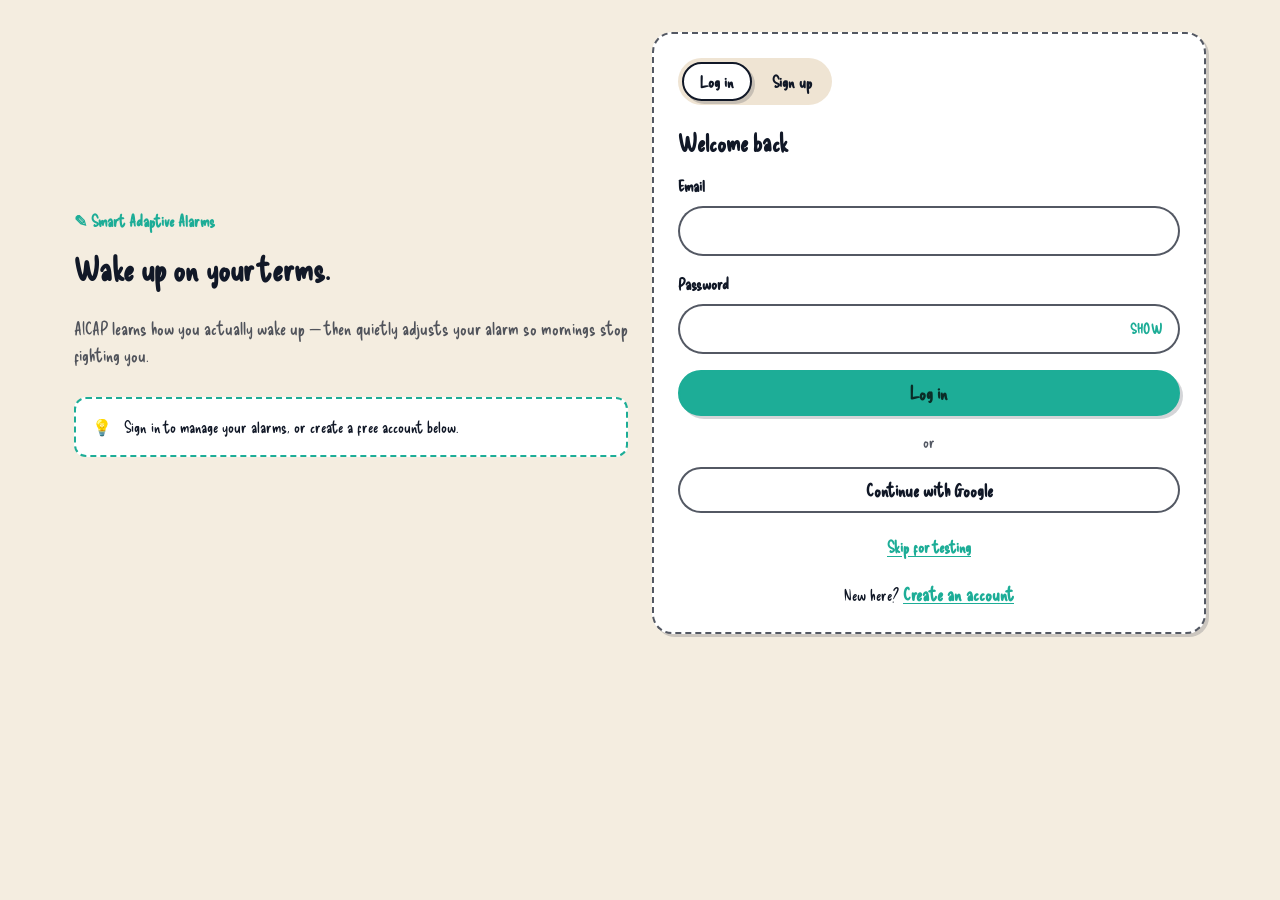
<file: AICAP-Frontend/index.html>
<!DOCTYPE html>
<html lang="en">
<head>
<meta charset="UTF-8">
<meta name="viewport" content="width=device-width, initial-scale=1.0">
<title>AICAP — Your Cognitive Alarm Sketchbook</title>
<link rel="stylesheet" href="css/main.css">
<link rel="stylesheet" href="css/components.css">
</head>
<body>
<div class="app-shell">

  <!-- Audio element for alarm sound -->
  <audio id="alarmAudio" src="audio/default-alarm.wav" preload="auto" loop></audio>

  <!-- Toast notifications -->
  <div id="toastRegion" class="toast-region" aria-live="polite"></div>

  <!-- Topbar: hidden until signed in -->
  <header id="topbar" class="topbar" hidden>
    <div class="brand">
      <span aria-hidden="true">✏️</span> AICAP
    </div>
    <div class="user-chip">
      <div class="avatar" id="topbarAvatar" aria-hidden="true">?</div>
      <div>
        <div id="topbarName" class="text-sm" style="font-weight:700;">—</div>
        <div id="topbarRole" class="text-xs text-muted">—</div>
      </div>
      <button class="btn btn-secondary btn-sm" id="logoutBtn" type="button">Sign out</button>
    </div>
  </header>

  <main>

    <!-- ============================================================
         LANDING + AUTH
         ============================================================ -->
    <section id="page-landing" class="page active">
      <div class="container" style="padding-top:var(--space-8);padding-bottom:var(--space-8);">

        <div class="grid-2" style="align-items:center;">

          <!-- Hero -->
          <div class="stack gap-4">
            <span class="eyebrow" aria-hidden="true">✎ Smart Adaptive Alarms</span>
            <h1 style="font-size:var(--text-2xl);">Wake up on your terms.</h1>
            <p class="text-md text-muted">
              AICAP learns how you actually wake up — then quietly adjusts your alarm so mornings stop fighting you.
            </p>
            <div class="callout callout-tip" role="note">
              <span aria-hidden="true">💡</span>
              <span>Sign in to manage your alarms, or create a free account below.</span>
            </div>
          </div>

          <!-- Auth card -->
          <div class="card card-sketch">
            <div class="pill-tabs" role="tablist" aria-label="Authentication">
              <button type="button" id="tabLoginBtn" class="pill-tab active" role="tab" aria-selected="true">Log in</button>
              <button type="button" id="tabSignupBtn" class="pill-tab" role="tab" aria-selected="false">Sign up</button>
            </div>

            <!-- Login form -->
            <form id="loginForm" class="stack" style="margin-top:var(--space-6);">
              <h2 style="margin:0 0 var(--space-4);">Welcome back</h2>
              <div id="loginError" class="field-error" hidden></div>

              <div class="field-group">
                <label class="field-label" for="loginEmail">Email</label>
                <input class="input" type="email" id="loginEmail" name="email" required autocomplete="email">
              </div>

              <div class="field-group">
                <label class="field-label" for="loginPassword">Password</label>
                <div class="field-inline">
                  <input class="input" type="password" id="loginPassword" name="password" required autocomplete="current-password">
                  <button type="button" class="field-inline-action" onclick="togglePw('loginPassword', this)">Show</button>
                </div>
              </div>

              <button type="submit" id="loginSubmitBtn" class="btn btn-primary" style="width:100%;">Log in</button>
              
              <div style="text-align:center; margin:var(--space-3) 0;">
                <span class="text-muted text-sm">or</span>
              </div>
              
              <button type="button" class="btn btn-secondary" style="width:100%;" onclick="initiateGoogleLogin()">
                Continue with Google
              </button>
              
              <div style="text-align:center; margin-top:var(--space-4);">
                <button type="button" class="btn btn-tertiary btn-sm" onclick="skipForTesting()">
                  Skip for testing
                </button>
              </div>
              
              <div style="text-align:center; margin-top:var(--space-4);">
                <span class="text-sm">New here? </span>
                <a href="#" onclick="switchAuthTab('signup');return false;" style="font-weight:600;">Create an account</a>
              </div>
            </form>

            <!-- Signup form -->
            <form id="signupForm" class="stack hidden" style="margin-top:var(--space-6);">
              <h2 style="margin:0 0 var(--space-4);">Set your first alarm in two minutes</h2>
              <div id="signupError" class="field-error" hidden></div>

              <div class="field-group">
                <label class="field-label" for="signupName">Name</label>
                <input class="input" type="text" id="signupName" name="name" required autocomplete="name">
              </div>

              <div class="field-group">
                <label class="field-label" for="signupEmail">Email</label>
                <input class="input" type="email" id="signupEmail" name="email" required autocomplete="email">
              </div>

              <div class="field-group">
                <label class="field-label" for="signupPassword">Password</label>
                <div class="field-inline">
                  <input class="input" type="password" id="signupPassword" name="password" required minlength="8" autocomplete="new-password">
                  <button type="button" class="field-inline-action" onclick="togglePw('signupPassword', this)">Show</button>
                </div>
                <div class="pw-strength row-flex gap-1" aria-hidden="true">
                  <span style="height:var(--space-1);flex:1;border-radius:var(--radius-pill);background:var(--graphite-soft);"></span>
                  <span style="height:var(--space-1);flex:1;border-radius:var(--radius-pill);background:var(--graphite-soft);"></span>
                  <span style="height:var(--space-1);flex:1;border-radius:var(--radius-pill);background:var(--graphite-soft);"></span>
                  <span style="height:var(--space-1);flex:1;border-radius:var(--radius-pill);background:var(--graphite-soft);"></span>
                </div>
                <span class="field-help">At least 8 characters</span>
              </div>

              <div class="field-group">
                <label class="field-label" for="signupConfirm">Confirm password</label>
                <input class="input" type="password" id="signupConfirm" name="confirm" required autocomplete="new-password">
              </div>

              <div class="field-group">
                <span class="field-label">How will you use AICAP?</span>
                <div class="grid-2" id="roleSelectGrid"></div>
              </div>

              <button type="submit" id="signupSubmitBtn" class="btn btn-primary" style="width:100%;">Create account</button>
              
              <div style="text-align:center; margin:var(--space-3) 0;">
                <span class="text-muted text-sm">or</span>
              </div>
              
              <button type="button" class="btn btn-secondary" style="width:100%;" onclick="initiateGoogleLogin()">
                Sign up with Google
              </button>
              
              <div style="text-align:center; margin-top:var(--space-4);">
                <span class="text-sm">Already have an account? </span>
                <a href="#" onclick="switchAuthTab('login');return false;" style="font-weight:600;">Log in</a>
              </div>
            </form>
          </div>

        </div>
      </div>
    </section>

    <!-- ============================================================
         USER DASHBOARD — auth, profile, and alarms are the only
         real backend-powered surfaces here.
         ============================================================ -->
    <section id="page-user" class="page">
      <div class="dash-shell">
        <nav id="user_nav" class="sidebar" aria-label="User navigation"></nav>

        <div class="dash-content">

          <div id="user-alarms" class="view">
            <p class="text-muted" id="userGreeting" style="margin-bottom:var(--space-4);">Morning starts here.</p>
            <div class="row-flex" style="justify-content:space-between;margin-bottom:var(--space-4);">
              <h2 style="margin:0;">Alarms</h2>
              <button class="btn btn-primary" type="button" onclick="openAlarmModal()">+ Add alarm</button>
            </div>
            <div id="nextAlarmBanner" class="card card-selected row-flex" style="justify-content:space-between;margin-bottom:var(--space-6);" hidden></div>
            <div id="alarmsContainer" class="stack gap-4"></div>
          </div>

          <div id="user-today" class="view">
            <h2>Today</h2>
            <p class="text-muted">Alarms scheduled to fire today.</p>
            <div id="todayAlarmsContainer" class="stack gap-4"></div>
          </div>

          <div id="user-upcoming" class="view">
            <h2>Upcoming</h2>
            <p class="text-muted">Everything on your schedule from tomorrow onward.</p>
            <div id="upcomingAlarmsContainer" class="stack gap-4"></div>
          </div>

          <div id="user-challenges" class="view">
            <h2>Challenges</h2>
            <p class="text-muted">How you've been doing on the puzzles that turn your alarms off.</p>
            <div id="challengeStatsContainer"></div>
          </div>

          <div id="user-profile" class="view">
            <h2>About you</h2>
            <form id="profileForm-user" class="profile-form card" data-suffix="user">
              <div class="row-flex gap-2" style="margin-bottom:var(--space-4);">
                <span class="badge badge-type" id="profileRoleBadge-user">USER</span>
                <span class="badge badge-active" id="profileProviderBadge-user">LOCAL</span>
              </div>
              <div class="field-group">
                <label class="field-label" for="profileName-user">Name</label>
                <input class="input" type="text" id="profileName-user" name="name">
              </div>
              <div class="field-group">
                <label class="field-label" for="profileEmail-user">Email</label>
                <input class="input" type="email" id="profileEmail-user" name="email" disabled>
                <span class="field-help">Your email is your sign-in ID and can't be changed here.</span>
              </div>
              <div class="field-group">
                <label class="field-label" for="profilePhone-user">Phone</label>
                <input class="input" type="tel" id="profilePhone-user" name="phone">
              </div>
              <div class="field-group">
                <label class="field-label" for="profileBio-user">Bio</label>
                <textarea class="input textarea" id="profileBio-user" name="bio" rows="3"></textarea>
              </div>
              <button type="submit" id="profileSaveBtn-user" class="btn btn-primary">Save changes</button>
            </form>
          </div>

        </div>
      </div>
    </section>

    <!-- ============================================================
         WELLNESS COACH DASHBOARD
         Overview uses real roster stats (GET /api/wellness/dashboard).
         Alarm Manager is the coach's own personal alarm list — the
         same feature as the USER dashboard, rendered into its own
         container id so the two dashboards never collide.
         ============================================================ -->
    <section id="page-coach" class="page">
      <div class="dash-shell">
        <nav id="wellness_coach_nav" class="sidebar" aria-label="Coach navigation"></nav>

        <div class="dash-content">

          <div id="wellness_coach-overview" class="view">
            <p class="text-muted" id="coachGreeting" style="margin-bottom:var(--space-4);">Your circle's mornings, at a glance.</p>
            <h2>Overview</h2>
            <p class="text-muted">A snapshot of the users AICAP currently supports.</p>
            <div class="grid-3">
              <div class="stat-card">
                <span class="stat-card-label">Users on the platform</span>
                <span class="stat-card-value accent" id="stat-roster-users">—</span>
              </div>
              <div class="stat-card">
                <span class="stat-card-label">Total alarms set</span>
                <span class="stat-card-value" id="stat-roster-alarms">—</span>
              </div>
              <div class="stat-card">
                <span class="stat-card-label">Currently active</span>
                <span class="stat-card-value" id="stat-roster-active">—</span>
              </div>
            </div>
            <div class="callout" style="margin-top:var(--space-6);">
              <span aria-hidden="true">🌱</span>
              <span>Per-coachee assignment is coming in a later phase — these figures reflect all USER accounts platform-wide for now.</span>
            </div>
          </div>

          <div id="wellness_coach-alarms" class="view">
            <div class="row-flex" style="justify-content:space-between;margin-bottom:var(--space-4);">
              <h2 style="margin:0;">Alarm Manager</h2>
              <button class="btn btn-primary" type="button" onclick="openAlarmModal()">+ Add alarm</button>
            </div>
            <div id="coachAlarmsContainer" class="stack gap-4"></div>
          </div>

          <div id="wellness_coach-profile" class="view">
            <h2>About you</h2>
            <form id="profileForm-coach" class="profile-form card" data-suffix="coach">
              <div class="row-flex gap-2" style="margin-bottom:var(--space-4);">
                <span class="badge badge-type" id="profileRoleBadge-coach">WELLNESS_COACH</span>
                <span class="badge badge-active" id="profileProviderBadge-coach">LOCAL</span>
              </div>
              <div class="field-group">
                <label class="field-label" for="profileName-coach">Name</label>
                <input class="input" type="text" id="profileName-coach" name="name">
              </div>
              <div class="field-group">
                <label class="field-label" for="profileEmail-coach">Email</label>
                <input class="input" type="email" id="profileEmail-coach" name="email" disabled>
                <span class="field-help">Your email is your sign-in ID and can't be changed here.</span>
              </div>
              <div class="field-group">
                <label class="field-label" for="profilePhone-coach">Phone</label>
                <input class="input" type="tel" id="profilePhone-coach" name="phone">
              </div>
              <div class="field-group">
                <label class="field-label" for="profileBio-coach">Bio</label>
                <textarea class="input textarea" id="profileBio-coach" name="bio" rows="3"></textarea>
              </div>
              <button type="submit" id="profileSaveBtn-coach" class="btn btn-primary">Save changes</button>
            </form>
          </div>

        </div>
      </div>
    </section>

    <!-- ============================================================
         ADMIN DASHBOARD
         Overview + Manage Users are unchanged, real, RBAC-guarded
         endpoints. All Alarms is a read-only table (GET /api/admin/alarms)
         since admins can view but not edit alarms they don't own.
         ============================================================ -->
    <section id="page-admin" class="page">
      <div class="dash-shell">
        <nav id="admin_nav" class="sidebar" aria-label="Admin navigation"></nav>

        <div class="dash-content">

          <div id="admin-overview" class="view">
            <p class="text-muted" id="adminGreeting" style="margin-bottom:var(--space-4);">Everything, all at once.</p>
            <h2>Overview</h2>
            <p class="text-muted">Platform-wide totals, live from the database.</p>
            <div class="grid-3">
              <div class="stat-card">
                <span class="stat-card-label">Total users</span>
                <span class="stat-card-value accent" id="stat-total-users">—</span>
              </div>
              <div class="stat-card">
                <span class="stat-card-label">Total alarms</span>
                <span class="stat-card-value" id="stat-total-alarms">—</span>
              </div>
              <div class="stat-card">
                <span class="stat-card-label">Active alarms</span>
                <span class="stat-card-value" id="stat-active-alarms">—</span>
              </div>
            </div>
          </div>

          <div id="admin-users" class="view">
            <h2>Manage Users</h2>
            <table class="data-table">
              <thead>
                <tr><th>Name</th><th>Email</th><th>Role</th><th>Alarms</th><th>Joined</th></tr>
              </thead>
              <tbody id="adminUsersBody">
                <tr><td colspan="5" class="text-muted">Loading…</td></tr>
              </tbody>
            </table>
          </div>

          <div id="admin-alarms" class="view">
            <h2>All Alarms</h2>
            <p class="text-muted">Read-only — alarms belong to their owner and can only be edited from that user's own dashboard.</p>
            <table class="data-table">
              <thead>
                <tr><th>Title</th><th>Time</th><th>Type</th><th>Status</th><th>Owner</th><th>Created</th></tr>
              </thead>
              <tbody id="adminAlarmsBody">
                <tr><td colspan="6" class="text-muted">Loading…</td></tr>
              </tbody>
            </table>
          </div>

          <div id="admin-profile" class="view">
            <h2>About you</h2>
            <form id="profileForm-admin" class="profile-form card" data-suffix="admin">
              <div class="row-flex gap-2" style="margin-bottom:var(--space-4);">
                <span class="badge badge-type" id="profileRoleBadge-admin">ADMIN</span>
                <span class="badge badge-active" id="profileProviderBadge-admin">LOCAL</span>
              </div>
              <div class="field-group">
                <label class="field-label" for="profileName-admin">Name</label>
                <input class="input" type="text" id="profileName-admin" name="name">
              </div>
              <div class="field-group">
                <label class="field-label" for="profileEmail-admin">Email</label>
                <input class="input" type="email" id="profileEmail-admin" name="email" disabled>
                <span class="field-help">Your email is your sign-in ID and can't be changed here.</span>
              </div>
              <div class="field-group">
                <label class="field-label" for="profilePhone-admin">Phone</label>
                <input class="input" type="tel" id="profilePhone-admin" name="phone">
              </div>
              <div class="field-group">
                <label class="field-label" for="profileBio-admin">Bio</label>
                <textarea class="input textarea" id="profileBio-admin" name="bio" rows="3"></textarea>
              </div>
              <button type="submit" id="profileSaveBtn-admin" class="btn btn-primary">Save changes</button>
            </form>
          </div>

        </div>
      </div>
    </section>

  </main>

  <!-- ============================================================
       Shared alarm create/edit modal — used by every dashboard's
       Alarm Manager. Fields map 1:1 to AlarmCreate / AlarmUpdate.
       ============================================================ -->
  <div class="modal-overlay" id="alarmModal" hidden aria-hidden="true">
    <div class="modal" role="dialog" aria-modal="true" aria-labelledby="alarmModalTitle">
      <h3 class="modal-title" id="alarmModalTitle">New alarm</h3>

      <form id="alarmModalForm">
        <div class="field-group">
          <label class="field-label" for="alarmTitleInput">Title <span class="required" aria-hidden="true">*</span></label>
          <input class="input" type="text" id="alarmTitleInput" name="title" required maxlength="100">
        </div>

        <div class="field-group">
          <label class="field-label" for="alarmTimeInput">Time (24-hour) <span class="required" aria-hidden="true">*</span></label>
          <input class="input" type="time" id="alarmTimeInput" name="alarm_time" required>
        </div>

        <div class="field-group">
          <label class="field-label" for="alarmTypeInput">Repeat</label>
          <select class="select" id="alarmTypeInput" name="alarm_type">
            <option value="DAILY">Daily — Rings every day, same time.</option>
            <option value="WEEKDAY">Weekday — Mon–Fri only. Weekends stay yours.</option>
            <option value="WEEKEND">Weekend — Sat & Sun — for the slow mornings.</option>
            <option value="ONE_TIME">One-Time — Rings once, then forgets itself.</option>
            <option value="SMART_ADAPTIVE">Smart Adaptive — Learns from your snoozes and nudges itself closer to when you actually get up.</option>
          </select>
        </div>

        <div class="field-group">
          <label class="field-label">Days</label>
          <div class="day-picker">
            <button type="button" class="day-pill" data-day="MON" aria-pressed="false" onclick="toggleDayPill(this)">M</button>
            <button type="button" class="day-pill" data-day="TUE" aria-pressed="false" onclick="toggleDayPill(this)">T</button>
            <button type="button" class="day-pill" data-day="WED" aria-pressed="false" onclick="toggleDayPill(this)">W</button>
            <button type="button" class="day-pill" data-day="THU" aria-pressed="false" onclick="toggleDayPill(this)">T</button>
            <button type="button" class="day-pill" data-day="FRI" aria-pressed="false" onclick="toggleDayPill(this)">F</button>
            <button type="button" class="day-pill" data-day="SAT" aria-pressed="false" onclick="toggleDayPill(this)">S</button>
            <button type="button" class="day-pill" data-day="SUN" aria-pressed="false" onclick="toggleDayPill(this)">S</button>
          </div>
          <span class="field-help">Only needed for Weekdays or Weekends.</span>
        </div>

        <div class="field-group">
          <label class="field-label" for="alarmDifficultyInput">Difficulty</label>
          <select class="select" id="alarmDifficultyInput" name="difficulty_level">
            <option value="EASY">Adaptive — Starts gentle, gets harder as you get sharper.</option>
            <option value="MEDIUM">Medium — Always a real puzzle before it stops.</option>
            <option value="HARD">Hard — No mercy, one shot. You'll be awake by the time you solve it.</option>
          </select>
        </div>

        <div class="field-group">
          <label class="field-label" for="alarmSoundInput">Sound</label>
          <input class="input" type="text" id="alarmSoundInput" name="sound" placeholder="default" maxlength="100">
        </div>

        <div class="modal-actions">
          <button type="button" class="btn btn-secondary" onclick="closeAlarmModal()">Cancel</button>
          <button type="submit" id="alarmModalSubmit" class="btn btn-primary">Save alarm</button>
        </div>
      </form>
    </div>
  </div>

  <!-- Alarm Trigger Overlay -->
  <div id="alarmTriggerOverlay" class="modal-overlay hidden" role="dialog" aria-modal="true" aria-labelledby="alarmTriggerTitle">
    <div class="modal modal-alarm-trigger">
      <div class="stack gap-4" style="text-align:center;">
        <div style="font-size:var(--text-2xl);font-size:clamp(2rem,3rem,4rem);" aria-hidden="true">⏰</div>
        <h2 id="alarmTriggerTitle">Alarm Ringing!</h2>
        <p id="alarmTriggerMessage" class="text-md text-muted">Your alarm is ringing.</p>

        <!-- Module 4: the cognitive challenge that gates dismissal. -->
        <div id="challengePanel" class="card" hidden>
          <div id="challengeBody"></div>
        </div>
        <p id="challengeFallbackNote" class="text-sm text-muted" hidden>
          That one wasn't fair — you can turn the alarm off without solving it.
        </p>

        <div class="row-flex gap-2" style="justify-content:center; margin-top:var(--space-6);">
          <button type="button" id="alarmDismissBtn" class="btn btn-secondary" onclick="dismissAlarm()">I'm up</button>
          <button type="button" class="btn btn-primary" onclick="snoozeAlarm()">Snooze</button>
        </div>
      </div>
    </div>
  </div>

  <script src="js/api.js"></script>
  <script src="js/auth.js"></script>
  <script src="js/alarms.js"></script>
  <script src="js/challenge.js"></script>
  <script src="js/alarm-audio.js"></script>
  <script src="js/main.js"></script>
</div>
</body>
</html>
</file>
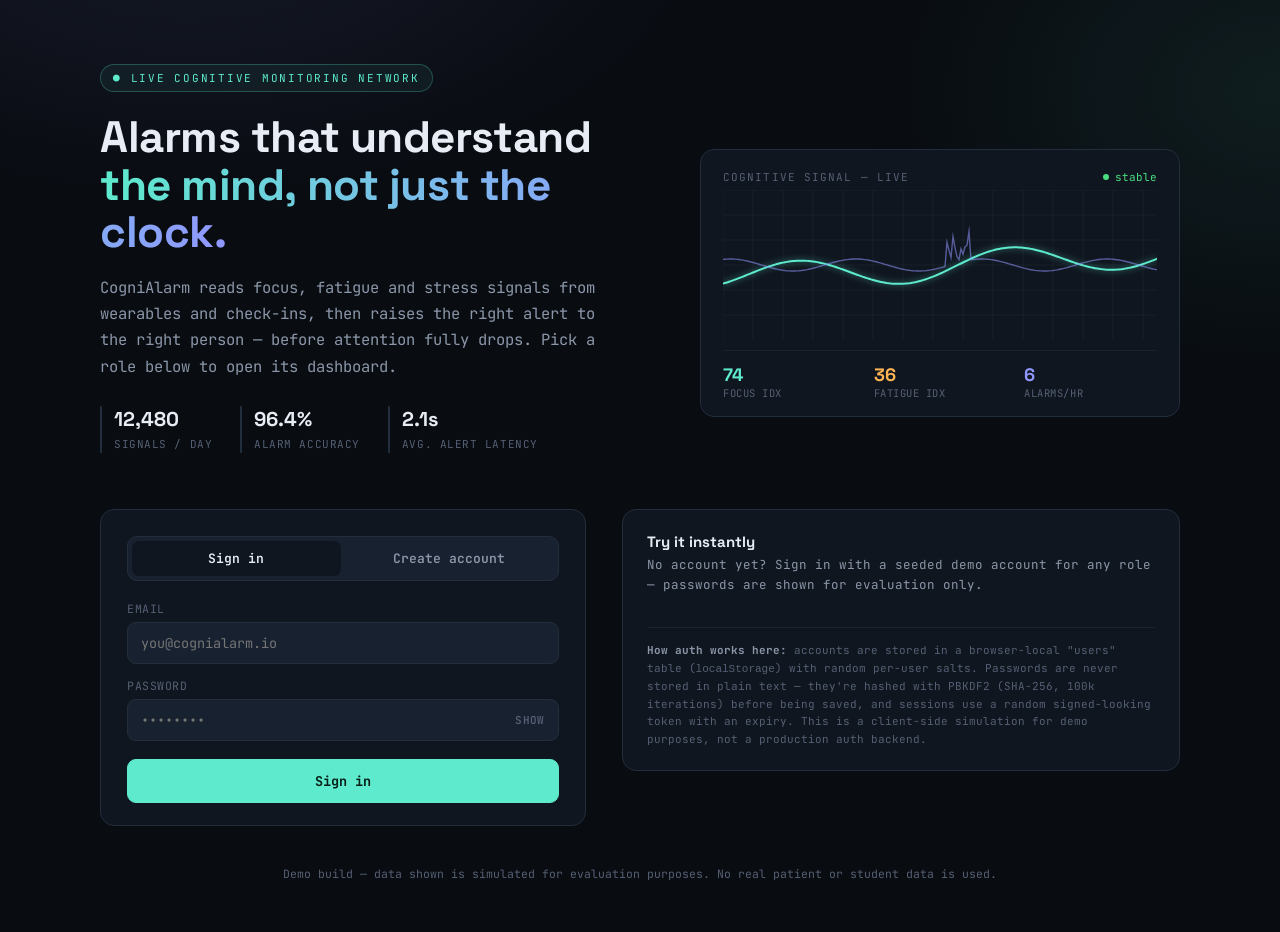
<file: AICAP-Backend/templates/index.html>
<!DOCTYPE html>
<html lang="en">
<head>
<meta charset="UTF-8">
<meta name="viewport" content="width=device-width, initial-scale=1.0">
<title>CogniAlarm — AI Intelligent Cognitive Alarm Platform</title>
<link rel="preconnect" href="https://fonts.googleapis.com">
<link href="https://fonts.googleapis.com/css2?family=Space+Grotesk:wght@400;500;600;700&family=JetBrains+Mono:wght@400;500;700&display=swap" rel="stylesheet">
<style>
:root{
  --bg:#090c11;
  --bg-panel:#10161f;
  --bg-panel-alt:#141c27;
  --bg-raised:#182130;
  --border:#232e3d;
  --border-soft:#1a2230;
  --text:#e8edf5;
  --text-dim:#8b97a9;
  --text-faint:#556074;
  --amber:#ffb454;
  --cyan:#5eeacd;
  --violet:#9098ff;
  --red:#ff6b6b;
  --green:#4ade80;
  --font-head:'Space Grotesk',system-ui,sans-serif;
  --font-mono:'JetBrains Mono',monospace;
  --radius:14px;
}
*{box-sizing:border-box;}
html,body{margin:0;padding:0;}
body{
  background:var(--bg);
  color:var(--text);
  font-family:var(--font-mono);
  min-height:100vh;
  -webkit-font-smoothing:antialiased;
}
body::before{
  content:"";
  position:fixed;inset:0;
  background:
    radial-gradient(ellipse 900px 500px at 15% -10%, rgba(144,152,255,.10), transparent 60%),
    radial-gradient(ellipse 700px 500px at 100% 10%, rgba(94,234,205,.08), transparent 60%);
  pointer-events:none;
  z-index:0;
}
h1,h2,h3,h4,button,.font-head{font-family:var(--font-head);}
a{color:inherit;}
button{font-family:inherit;cursor:pointer;}
::selection{background:rgba(144,152,255,.35);}
::-webkit-scrollbar{width:10px;height:10px;}
::-webkit-scrollbar-track{background:var(--bg);}
::-webkit-scrollbar-thumb{background:var(--border);border-radius:8px;}

/* focus visibility */
a:focus-visible,button:focus-visible,input:focus-visible,textarea:focus-visible,select:focus-visible{
  outline:2px solid var(--cyan); outline-offset:2px;
}

@media (prefers-reduced-motion: reduce){
  *{animation-duration:.001ms !important; transition-duration:.001ms !important;}
}

/* ---------- Top bar ---------- */
#topbar{
  position:sticky;top:0;z-index:50;
  display:none;
  align-items:center;justify-content:space-between;
  padding:14px 28px;
  background:rgba(9,12,17,.86);
  backdrop-filter:blur(10px);
  border-bottom:1px solid var(--border-soft);
}
#topbar.show{display:flex;}
.brand{display:flex;align-items:center;gap:10px;font-family:var(--font-head);font-weight:700;letter-spacing:.02em;}
.brand .pulse-dot{
  width:9px;height:9px;border-radius:50%;background:var(--cyan);
  box-shadow:0 0 0 0 rgba(94,234,205,.6);
  animation:pulse 2.4s infinite;
}
@keyframes pulse{
  0%{box-shadow:0 0 0 0 rgba(94,234,205,.55);}
  70%{box-shadow:0 0 0 9px rgba(94,234,205,0);}
  100%{box-shadow:0 0 0 0 rgba(94,234,205,0);}
}
.brand small{color:var(--text-dim);font-family:var(--font-mono);font-weight:400;font-size:11px;letter-spacing:.08em;}
.topbar-right{display:flex;align-items:center;gap:16px;}
.user-chip{display:flex;align-items:center;gap:10px;font-size:13px;color:var(--text-dim);}
.user-chip .avatar{
  width:30px;height:30px;border-radius:8px;
  display:flex;align-items:center;justify-content:center;
  font-family:var(--font-head);font-weight:700;font-size:13px;
  background:var(--role-color,var(--violet));color:#0a0e14;
}
.btn{
  border:1px solid var(--border);
  background:var(--bg-raised);
  color:var(--text);
  padding:9px 16px;border-radius:9px;font-size:13px;font-weight:500;
  transition:border-color .15s,transform .1s,background .15s;
}
.btn:hover{border-color:var(--text-faint);background:var(--bg-panel-alt);}
.btn:active{transform:translateY(1px);}
.btn-ghost{background:transparent;}
.btn-accent{background:var(--cyan);color:#06201a;border-color:var(--cyan);font-weight:700;}
.btn-accent:hover{filter:brightness(1.08);}
.btn-sm{padding:6px 12px;font-size:12px;border-radius:7px;}
.btn-danger{color:var(--red);border-color:rgba(255,107,107,.35);}
.btn-danger:hover{background:rgba(255,107,107,.08);}

/* ---------- Layout / pages ---------- */
main{position:relative;z-index:1;}
.page{display:none;}
.page.active{display:block;}

/* ===== Landing ===== */
#page-landing{min-height:100vh;display:flex;flex-direction:column;align-items:center;padding:64px 24px 40px;}
.landing-wrap{max-width:1080px;width:100%;}
.eyebrow{
  display:inline-flex;align-items:center;gap:8px;
  font-size:11px;letter-spacing:.16em;text-transform:uppercase;
  color:var(--cyan);border:1px solid rgba(94,234,205,.25);
  background:rgba(94,234,205,.06);
  padding:6px 12px;border-radius:100px;margin-bottom:22px;
}
.hero{display:grid;grid-template-columns:1.15fr 1fr;gap:48px;align-items:center;}
@media(max-width:900px){.hero{grid-template-columns:1fr;}}
.hero h1{
  font-family:var(--font-head);font-size:44px;line-height:1.08;letter-spacing:-.01em;
  margin:0 0 18px;font-weight:700;
}
.hero h1 .accentline{
  background:linear-gradient(90deg,var(--cyan),var(--violet));
  -webkit-background-clip:text;background-clip:text;color:transparent;
}
.hero p.lead{color:var(--text-dim);font-size:15.5px;line-height:1.7;max-width:520px;margin:0 0 26px;font-family:var(--font-mono);}
.hero-stats{display:flex;gap:28px;margin-top:8px;}
.hero-stats div{border-left:2px solid var(--border);padding-left:12px;}
.hero-stats strong{display:block;font-family:var(--font-head);font-size:20px;color:var(--text);}
.hero-stats span{font-size:11px;color:var(--text-faint);letter-spacing:.05em;text-transform:uppercase;}

/* waveform signature panel */
.wave-panel{
  background:var(--bg-panel);
  border:1px solid var(--border);
  border-radius:var(--radius);
  padding:20px 22px 16px;
}
.wave-panel-head{display:flex;justify-content:space-between;align-items:center;margin-bottom:6px;}
.wave-panel-head .label{font-size:11px;letter-spacing:.1em;color:var(--text-faint);text-transform:uppercase;}
.wave-status{display:flex;align-items:center;gap:6px;font-size:11px;color:var(--green);}
.wave-status .dot{width:6px;height:6px;border-radius:50%;background:currentColor;}
canvas#waveCanvas{width:100%;height:150px;display:block;}
.wave-readouts{display:flex;gap:18px;margin-top:10px;padding-top:12px;border-top:1px solid var(--border-soft);}
.wave-readouts div{flex:1;}
.wave-readouts .v{font-family:var(--font-head);font-size:18px;font-weight:700;}
.wave-readouts .k{font-size:10.5px;color:var(--text-faint);letter-spacing:.05em;text-transform:uppercase;}

/* role picker */
.picker{margin-top:56px;}
.picker-head{display:flex;justify-content:space-between;align-items:flex-end;gap:20px;flex-wrap:wrap;margin-bottom:20px;}
.picker-head h2{font-size:20px;margin:0 0 4px;font-family:var(--font-head);}
.picker-head p{margin:0;color:var(--text-dim);font-size:13px;}
.name-field{display:flex;gap:8px;align-items:center;}
.name-field input{
  background:var(--bg-panel);border:1px solid var(--border);color:var(--text);
  padding:10px 14px;border-radius:9px;font-family:var(--font-mono);font-size:13px;width:200px;
}
.role-grid{display:grid;grid-template-columns:repeat(4,1fr);gap:16px;}
@media(max-width:900px){.role-grid{grid-template-columns:repeat(2,1fr);}}
@media(max-width:560px){.role-grid{grid-template-columns:1fr;}}
.role-card{
  background:var(--bg-panel);border:1px solid var(--border);border-radius:var(--radius);
  padding:22px 20px;text-align:left;display:flex;flex-direction:column;gap:10px;
  transition:border-color .18s, transform .18s, background .18s;
}
.role-card:hover{border-color:var(--rc,var(--cyan));transform:translateY(-3px);background:var(--bg-panel-alt);}
.role-card .icon-badge{
  width:38px;height:38px;border-radius:10px;display:flex;align-items:center;justify-content:center;
  background:color-mix(in srgb, var(--rc,var(--cyan)) 16%, transparent);
  color:var(--rc,var(--cyan));
}
.role-card .icon-badge svg{width:20px;height:20px;}
.role-card h3{margin:2px 0 0;font-size:16px;}
.role-card p{margin:0;font-size:12.5px;color:var(--text-dim);line-height:1.55;flex:1;}
.role-card .go{
  margin-top:6px;font-size:12px;font-weight:600;color:var(--rc,var(--cyan));
  display:flex;align-items:center;gap:6px;
}
.role-card .go svg{width:13px;height:13px;transition:transform .15s;}
.role-card:hover .go svg{transform:translateX(3px);}

.foot-note{margin-top:40px;text-align:center;color:var(--text-faint);font-size:11.5px;}

/* ===== Auth panel ===== */
.auth-wrap{margin-top:56px;display:grid;grid-template-columns:1fr 1.15fr;gap:36px;align-items:flex-start;}
@media(max-width:900px){.auth-wrap{grid-template-columns:1fr;}}
.auth-card{
  background:var(--bg-panel);border:1px solid var(--border);border-radius:var(--radius);
  padding:26px 26px 22px;
}
.auth-tabs{display:flex;gap:4px;background:var(--bg-raised);border:1px solid var(--border);border-radius:10px;padding:4px;margin-bottom:20px;}
.auth-tab{
  flex:1;text-align:center;padding:9px 10px;border-radius:7px;font-size:13px;font-weight:600;
  color:var(--text-dim);background:transparent;border:none;transition:background .15s,color .15s;
}
.auth-tab.active{background:var(--bg-panel);color:var(--text);}
.auth-form{display:flex;flex-direction:column;gap:14px;}
.auth-form.hidden{display:none;}
.field-label{font-size:11.5px;color:var(--text-faint);letter-spacing:.05em;text-transform:uppercase;margin-bottom:6px;display:block;}
.field-wrap{display:flex;flex-direction:column;}
.field-wrap input,.field-wrap select{
  background:var(--bg-raised);border:1px solid var(--border);color:var(--text);
  padding:11px 13px;border-radius:9px;font-family:var(--font-mono);font-size:13.5px;width:100%;
}
.field-wrap input:focus,.field-wrap select:focus{border-color:var(--cyan);}
.pw-row{position:relative;}
.pw-row input{padding-right:64px;}
.pw-toggle{
  position:absolute;right:6px;top:50%;transform:translateY(-50%);
  background:transparent;border:none;color:var(--text-faint);font-size:11px;font-weight:600;
  padding:6px 8px;letter-spacing:.03em;
}
.pw-toggle:hover{color:var(--text);}
.role-select-grid{display:grid;grid-template-columns:1fr 1fr;gap:8px;}
.role-pill{
  border:1px solid var(--border);background:var(--bg-raised);color:var(--text-dim);
  padding:10px 8px;border-radius:9px;font-size:12.5px;font-weight:600;text-align:center;
  transition:border-color .15s,color .15s,background .15s;
}
.role-pill.selected{border-color:var(--rp,var(--cyan));color:var(--text);background:color-mix(in srgb, var(--rp,var(--cyan)) 14%, transparent);}
.auth-error{
  font-size:12.5px;color:var(--red);background:rgba(255,107,107,.08);border:1px solid rgba(255,107,107,.3);
  border-radius:8px;padding:9px 12px;display:none;
}
.auth-error.show{display:block;}
.auth-submit{width:100%;padding:12px;font-size:13.5px;margin-top:4px;}
.pw-strength{display:flex;gap:4px;margin-top:6px;}
.pw-strength span{height:3px;flex:1;border-radius:2px;background:var(--border);}
.pw-hint{font-size:11px;color:var(--text-faint);margin-top:2px;}

.auth-side{
  background:var(--bg-panel);border:1px solid var(--border);border-radius:var(--radius);
  padding:22px 24px;
}
.auth-side h3{margin:0 0 4px;font-size:15px;font-family:var(--font-head);}
.auth-side p{margin:0 0 16px;color:var(--text-dim);font-size:12.5px;line-height:1.6;}
.demo-list{display:flex;flex-direction:column;gap:8px;}
.demo-row{
  display:flex;align-items:center;justify-content:space-between;gap:10px;
  border:1px solid var(--border);background:var(--bg-raised);border-radius:9px;padding:10px 12px;
}
.demo-row .who{display:flex;align-items:center;gap:10px;}
.demo-row .dot{width:8px;height:8px;border-radius:50%;background:var(--dc,var(--cyan));}
.demo-row .lbl{font-size:12.5px;font-weight:600;}
.demo-row .sub{font-size:10.5px;color:var(--text-faint);font-family:var(--font-mono);}
.security-note{
  margin-top:16px;padding-top:14px;border-top:1px solid var(--border-soft);
  font-size:11px;color:var(--text-faint);line-height:1.6;
}
.security-note b{color:var(--text-dim);}

/* ===== Dashboard shell ===== */
.dash-shell{display:grid;grid-template-columns:230px 1fr;min-height:calc(100vh - 61px);}
@media(max-width:820px){.dash-shell{grid-template-columns:1fr;}}
.sidebar{
  border-right:1px solid var(--border-soft);
  padding:22px 14px;
  background:var(--bg-panel);
}
@media(max-width:820px){.sidebar{border-right:none;border-bottom:1px solid var(--border-soft);display:flex;overflow-x:auto;gap:6px;padding:12px;}}
.sidebar-title{font-size:10.5px;letter-spacing:.12em;text-transform:uppercase;color:var(--text-faint);padding:0 10px 10px;}
@media(max-width:820px){.sidebar-title{display:none;}}
.nav-item{
  display:flex;align-items:center;gap:10px;
  padding:10px 12px;border-radius:9px;color:var(--text-dim);
  font-size:13.5px;font-weight:500;margin-bottom:2px;white-space:nowrap;
  border:1px solid transparent;
}
.nav-item svg{width:16px;height:16px;flex-shrink:0;}
.nav-item:hover{background:var(--bg-panel-alt);color:var(--text);}
.nav-item.active{background:rgba(144,152,255,.1);color:var(--text);border-color:rgba(144,152,255,.25);}
.dash-content{padding:26px 30px 60px;max-width:1180px;}
.view{display:none;}
.view.active{display:block;animation:fadein .25s ease;}
@keyframes fadein{from{opacity:0;transform:translateY(4px);}to{opacity:1;transform:none;}}

.view-head{display:flex;justify-content:space-between;align-items:flex-end;flex-wrap:wrap;gap:14px;margin-bottom:22px;}
.view-head h2{font-size:22px;margin:0 0 4px;}
.view-head p{margin:0;color:var(--text-dim);font-size:13px;}

/* KPI cards */
.kpi-grid{display:grid;grid-template-columns:repeat(4,1fr);gap:14px;margin-bottom:24px;}
@media(max-width:900px){.kpi-grid{grid-template-columns:repeat(2,1fr);}}
@media(max-width:520px){.kpi-grid{grid-template-columns:1fr;}}
.kpi{
  background:var(--bg-panel);border:1px solid var(--border);border-radius:var(--radius);padding:16px 18px;
}
.kpi .k-label{font-size:11px;color:var(--text-faint);text-transform:uppercase;letter-spacing:.06em;margin-bottom:8px;}
.kpi .k-value{font-family:var(--font-head);font-size:26px;font-weight:700;}
.kpi .k-delta{font-size:11.5px;margin-top:4px;}
.k-delta.up{color:var(--green);}
.k-delta.down{color:var(--red);}
.k-delta.flat{color:var(--text-faint);}

.grid-2{display:grid;grid-template-columns:1.3fr 1fr;gap:16px;}
@media(max-width:900px){.grid-2{grid-template-columns:1fr;}}

.panel{background:var(--bg-panel);border:1px solid var(--border);border-radius:var(--radius);padding:18px 20px;margin-bottom:16px;}
.panel-head{display:flex;justify-content:space-between;align-items:center;margin-bottom:14px;}
.panel-head h3{margin:0;font-size:14.5px;font-family:var(--font-head);}
.panel-head .tag{font-size:10.5px;color:var(--text-faint);border:1px solid var(--border);padding:3px 8px;border-radius:100px;}

table{width:100%;border-collapse:collapse;font-size:13px;}
th{text-align:left;color:var(--text-faint);font-weight:600;font-size:10.5px;letter-spacing:.06em;text-transform:uppercase;padding:8px 10px;border-bottom:1px solid var(--border);}
td{padding:10px 10px;border-bottom:1px solid var(--border-soft);color:var(--text);}
tr:last-child td{border-bottom:none;}
tr:hover td{background:rgba(255,255,255,.015);}
.badge{display:inline-flex;align-items:center;gap:5px;font-size:11px;padding:3px 9px;border-radius:100px;font-weight:600;}
.badge.crit{background:rgba(255,107,107,.12);color:var(--red);}
.badge.warn{background:rgba(255,180,84,.12);color:var(--amber);}
.badge.ok{background:rgba(74,222,128,.12);color:var(--green);}
.badge.info{background:rgba(144,152,255,.12);color:var(--violet);}
.badge.mut{background:rgba(139,151,169,.12);color:var(--text-dim);}

.row-flex{display:flex;gap:10px;align-items:center;flex-wrap:wrap;}
input[type=text],input[type=search],textarea,select{
  background:var(--bg-raised);border:1px solid var(--border);color:var(--text);
  padding:9px 12px;border-radius:8px;font-family:var(--font-mono);font-size:12.5px;
}
textarea{width:100%;resize:vertical;min-height:70px;}
input[type=range]{accent-color:var(--cyan);width:100%;}

.toast-wrap{position:fixed;bottom:22px;right:22px;z-index:200;display:flex;flex-direction:column;gap:10px;}
.toast{
  background:var(--bg-raised);border:1px solid var(--border);border-left:3px solid var(--cyan);
  padding:12px 16px;border-radius:9px;font-size:13px;min-width:240px;max-width:320px;
  box-shadow:0 10px 30px rgba(0,0,0,.4);
  animation:slidein .2s ease;
}
.toast.crit{border-left-color:var(--red);}
.toast.ok{border-left-color:var(--green);}
@keyframes slidein{from{opacity:0;transform:translateX(20px);}to{opacity:1;transform:none;}}

.access-note{
  max-width:420px;margin:120px auto;text-align:center;
  background:var(--bg-panel);border:1px solid var(--border);border-radius:var(--radius);padding:34px 28px;
}
.access-note h2{margin-top:0;}
.access-note p{color:var(--text-dim);font-size:13.5px;line-height:1.6;}

.mini-bar-wrap{display:flex;align-items:flex-end;gap:6px;height:90px;}
.mini-bar{flex:1;background:linear-gradient(180deg,var(--cyan),rgba(94,234,205,.15));border-radius:4px 4px 0 0;min-height:4px;position:relative;}
.mini-bar .lbl{position:absolute;bottom:-18px;left:0;right:0;text-align:center;font-size:9.5px;color:var(--text-faint);}

.gauge-wrap{display:flex;align-items:center;gap:18px;}
.gauge{width:104px;height:104px;border-radius:50%;display:flex;align-items:center;justify-content:center;position:relative;flex-shrink:0;}
.gauge .inner{width:78px;height:78px;border-radius:50%;background:var(--bg-panel);display:flex;flex-direction:column;align-items:center;justify-content:center;}
.gauge .inner .num{font-family:var(--font-head);font-size:20px;font-weight:700;}
.gauge .inner .sub{font-size:9px;color:var(--text-faint);}

.checklist-item{display:flex;align-items:center;gap:10px;padding:9px 4px;border-bottom:1px solid var(--border-soft);}
.checklist-item:last-child{border-bottom:none;}
.checklist-item.done .cl-text{text-decoration:line-through;color:var(--text-faint);}
.cl-text{flex:1;font-size:13px;}
.cl-time{font-size:11px;color:var(--text-faint);}
input[type=checkbox]{width:16px;height:16px;accent-color:var(--cyan);}

.alarm-item{display:flex;gap:12px;align-items:flex-start;padding:12px 4px;border-bottom:1px solid var(--border-soft);}
.alarm-item:last-child{border-bottom:none;}
.alarm-item .dot{width:9px;height:9px;border-radius:50%;margin-top:5px;flex-shrink:0;}
.alarm-item .body{flex:1;}
.alarm-item .title{font-size:13px;font-weight:600;margin-bottom:2px;}
.alarm-item .meta{font-size:11px;color:var(--text-faint);}
.progress-bar{height:8px;background:var(--bg-raised);border-radius:100px;overflow:hidden;border:1px solid var(--border);}
.progress-fill{height:100%;background:linear-gradient(90deg,var(--cyan),var(--violet));border-radius:100px;transition:width .3s;}

.patient-row{cursor:pointer;}
.patient-row.selected td{background:rgba(144,152,255,.08);}
.empty-state{padding:30px 10px;text-align:center;color:var(--text-faint);font-size:13px;}
.log-entry{font-size:12.5px;padding:8px 4px;border-bottom:1px solid var(--border-soft);color:var(--text-dim);}
.log-entry:last-child{border-bottom:none;}
.log-entry b{color:var(--text);}
.pill-toggle{display:flex;gap:6px;flex-wrap:wrap;}
.pill-toggle button{
  border:1px solid var(--border);background:transparent;color:var(--text-dim);
  padding:6px 12px;border-radius:100px;font-size:11.5px;
}
.pill-toggle button.active{background:var(--cyan);color:#06201a;border-color:var(--cyan);font-weight:700;}

hr.sep{border:none;border-top:1px solid var(--border-soft);margin:16px 0;}
.two-col-panel{display:grid;grid-template-columns:1fr 1fr;gap:16px;}
@media(max-width:700px){.two-col-panel{grid-template-columns:1fr;}}
</style>
</head>
<body>

<header id="topbar">
  <div class="brand">
    <span class="pulse-dot"></span>
    CogniAlarm <small>AI COGNITIVE ALARM PLATFORM</small>
  </div>
  <div class="topbar-right">
    <div class="user-chip">
      <div class="avatar" id="topbarAvatar">?</div>
      <div>
        <div id="topbarName" style="color:var(--text);font-weight:600;">—</div>
        <div id="topbarRole" style="font-size:11px;">—</div>
      </div>
    </div>
    <button class="btn btn-ghost btn-sm" id="logoutBtn">Sign out</button>
  </div>
</header>

<main>

  <!-- ============ LANDING PAGE ============ -->
  <section class="page active" id="page-landing">
    <div class="landing-wrap">
      <span class="eyebrow">● live cognitive monitoring network</span>
      <div class="hero">
        <div>
          <h1>Alarms that understand<br><span class="accentline">the mind, not just the clock.</span></h1>
          <p class="lead">CogniAlarm reads focus, fatigue and stress signals from wearables and check-ins,
            then raises the right alert to the right person — before attention fully drops. Pick a role below to
            open its dashboard.</p>
          <div class="hero-stats">
            <div><strong>12,480</strong><span>Signals / day</span></div>
            <div><strong>96.4%</strong><span>Alarm accuracy</span></div>
            <div><strong>2.1s</strong><span>Avg. alert latency</span></div>
          </div>
        </div>
        <div class="wave-panel">
          <div class="wave-panel-head">
            <span class="label">Cognitive signal — live</span>
            <span class="wave-status"><span class="dot"></span> stable</span>
          </div>
          <canvas id="waveCanvas" width="500" height="150"></canvas>
          <div class="wave-readouts">
            <div><div class="v" id="wvFocus" style="color:var(--cyan);">—</div><div class="k">Focus idx</div></div>
            <div><div class="v" id="wvFatigue" style="color:var(--amber);">—</div><div class="k">Fatigue idx</div></div>
            <div><div class="v" id="wvAlarms" style="color:var(--violet);">—</div><div class="k">Alarms/hr</div></div>
          </div>
        </div>
      </div>

      <div class="auth-wrap">
        <div class="auth-card">
          <div class="auth-tabs">
            <button class="auth-tab active" id="tabLoginBtn" onclick="switchAuthTab('login')">Sign in</button>
            <button class="auth-tab" id="tabSignupBtn" onclick="switchAuthTab('signup')">Create account</button>
          </div>

          <!-- LOGIN -->
          <form class="auth-form" id="loginForm" onsubmit="return handleLogin(event)">
            <div class="auth-error" id="loginError"></div>
            <div class="field-wrap">
              <label class="field-label" for="loginEmail">Email</label>
              <input type="email" id="loginEmail" autocomplete="username" placeholder="you@cognialarm.io" required>
            </div>
            <div class="field-wrap">
              <label class="field-label" for="loginPassword">Password</label>
              <div class="pw-row">
                <input type="password" id="loginPassword" autocomplete="current-password" placeholder="••••••••" required>
                <button type="button" class="pw-toggle" onclick="togglePw('loginPassword',this)">SHOW</button>
              </div>
            </div>
            <button type="submit" class="btn btn-accent auth-submit" id="loginSubmitBtn">Sign in</button>
          </form>

          <!-- SIGNUP -->
          <form class="auth-form hidden" id="signupForm" onsubmit="return handleSignup(event)">
            <div class="auth-error" id="signupError"></div>
            <div class="field-wrap">
              <label class="field-label" for="signupName">Full name</label>
              <input type="text" id="signupName" autocomplete="name" placeholder="Ananya Sharma" required>
            </div>
            <div class="field-wrap">
              <label class="field-label" for="signupEmail">Email</label>
              <input type="email" id="signupEmail" autocomplete="username" placeholder="you@cognialarm.io" required>
            </div>
            <div class="field-wrap">
              <label class="field-label" for="signupPassword">Password</label>
              <div class="pw-row">
                <input type="password" id="signupPassword" autocomplete="new-password" placeholder="At least 8 characters" required minlength="8">
                <button type="button" class="pw-toggle" onclick="togglePw('signupPassword',this)">SHOW</button>
              </div>
              <div class="pw-strength" id="pwStrength"><span></span><span></span><span></span><span></span></div>
              <div class="pw-hint">Use 8+ characters with a mix of letters, numbers and symbols.</div>
            </div>
            <div class="field-wrap">
              <label class="field-label" for="signupConfirm">Confirm password</label>
              <input type="password" id="signupConfirm" autocomplete="new-password" placeholder="••••••••" required minlength="8">
            </div>
            <div class="field-wrap">
              <label class="field-label">Account role</label>
              <div class="role-select-grid" id="roleSelectGrid"></div>
            </div>
            <button type="submit" class="btn btn-accent auth-submit" id="signupSubmitBtn">Create account</button>
          </form>
        </div>

        <div class="auth-side">
          <h3>Try it instantly</h3>
          <p>No account yet? Sign in with a seeded demo account for any role — passwords are shown for evaluation only.</p>
          <div class="demo-list" id="demoList"></div>
          <div class="security-note">
            <b>How auth works here:</b> accounts are stored in a browser-local "users" table
            (<code>localStorage</code>) with random per-user salts. Passwords are never stored in plain text —
            they're hashed with PBKDF2 (SHA-256, 100k iterations) before being saved, and sessions use a
            random signed-looking token with an expiry. This is a client-side simulation for demo purposes,
            not a production auth backend.
          </div>
        </div>
      </div>

      <p class="foot-note">Demo build — data shown is simulated for evaluation purposes. No real patient or student data is used.</p>
    </div>
  </section>

  <!-- ============ ADMIN DASHBOARD ============ -->
  <section class="page" id="page-admin" data-role="admin">
    <div class="dash-shell">
      <nav class="sidebar" id="adminNav">
        <div class="sidebar-title">Admin</div>
      </nav>
      <div class="dash-content">

        <div class="view active" id="admin-overview">
          <div class="view-head">
            <div><h2>System overview</h2><p>Platform-wide health of the alarm network.</p></div>
          </div>
          <div class="kpi-grid">
            <div class="kpi"><div class="k-label">Total users</div><div class="k-value">4,812</div><div class="k-delta up">▲ 3.2% this week</div></div>
            <div class="kpi"><div class="k-label">Active alarms</div><div class="k-value" id="admActiveAlarms">7</div><div class="k-delta down">▼ 2 vs yesterday</div></div>
            <div class="kpi"><div class="k-label">Devices online</div><div class="k-value">1,203 / 1,240</div><div class="k-delta flat">97.0% uptime</div></div>
            <div class="kpi"><div class="k-label">Critical alerts</div><div class="k-value" id="admCritCount" style="color:var(--red);">3</div><div class="k-delta down">Needs review</div></div>
          </div>
          <div class="grid-2">
            <div class="panel">
              <div class="panel-head"><h3>Alarms triggered — last 7 days</h3><span class="tag">all roles</span></div>
              <div class="mini-bar-wrap" id="adminChart" style="margin-bottom:18px;"></div>
            </div>
            <div class="panel">
              <div class="panel-head"><h3>Alerts by severity</h3></div>
              <div style="display:flex;flex-direction:column;gap:10px;">
                <div class="row-flex" style="justify-content:space-between;"><span class="badge crit">Critical</span><span>3</span></div>
                <div class="progress-bar"><div class="progress-fill" style="width:15%;background:var(--red);"></div></div>
                <div class="row-flex" style="justify-content:space-between;"><span class="badge warn">Warning</span><span>11</span></div>
                <div class="progress-bar"><div class="progress-fill" style="width:45%;background:var(--amber);"></div></div>
                <div class="row-flex" style="justify-content:space-between;"><span class="badge ok">Resolved</span><span>26</span></div>
                <div class="progress-bar"><div class="progress-fill" style="width:80%;"></div></div>
              </div>
            </div>
          </div>
          <div class="panel">
            <div class="panel-head"><h3>Recent system alerts</h3><span class="tag" id="admAlertTag">14 total</span></div>
            <table>
              <thead><tr><th>User</th><th>Role</th><th>Alarm type</th><th>Severity</th><th>Time</th><th>Status</th><th></th></tr></thead>
              <tbody id="admAlertsBody"></tbody>
            </table>
          </div>
        </div>

        <div class="view" id="admin-users">
          <div class="view-head">
            <div><h2>Manage users</h2><p>All roles registered on the platform.</p></div>
          </div>
          <div class="panel">
            <div class="row-flex" style="justify-content:space-between;margin-bottom:14px;">
              <input type="search" id="userSearch" placeholder="Search by name or role...">
              <div class="row-flex">
                <input type="text" id="newUserName" placeholder="Full name" style="width:140px;">
                <select id="newUserRole">
                  <option value="Student">Student</option>
                  <option value="Doctor">Doctor</option>
                  <option value="Coach">Coach</option>
                  <option value="Admin">Admin</option>
                </select>
                <button class="btn btn-accent btn-sm" id="addUserBtn">Add user</button>
              </div>
            </div>
            <table>
              <thead><tr><th>Name</th><th>Role</th><th>Status</th><th>Last active</th><th></th></tr></thead>
              <tbody id="usersBody"></tbody>
            </table>
          </div>
        </div>

        <div class="view" id="admin-alerts">
          <div class="view-head"><div><h2>All alerts</h2><p>Every alarm event captured across roles.</p></div></div>
          <div class="panel">
            <div class="pill-toggle" id="admAlertFilter" style="margin-bottom:14px;">
              <button class="active" data-f="all">All</button>
              <button data-f="crit">Critical</button>
              <button data-f="warn">Warning</button>
              <button data-f="ok">Resolved</button>
            </div>
            <table>
              <thead><tr><th>User</th><th>Role</th><th>Alarm type</th><th>Severity</th><th>Time</th><th>Status</th><th></th></tr></thead>
              <tbody id="admAllAlertsBody"></tbody>
            </table>
          </div>
        </div>

        <div class="view" id="admin-system">
          <div class="view-head"><div><h2>System settings</h2><p>Platform-level configuration (demo only).</p></div></div>
          <div class="two-col-panel">
            <div class="panel">
              <div class="panel-head"><h3>Detection sensitivity</h3></div>
              <label style="font-size:12px;color:var(--text-dim);">Global fatigue threshold</label>
              <input type="range" id="sysSensitivity" min="0" max="100" value="62">
              <div class="row-flex" style="justify-content:space-between;"><span style="font-size:11px;color:var(--text-faint);">Lenient</span><span id="sysSensitivityVal" style="font-size:12px;">62%</span><span style="font-size:11px;color:var(--text-faint);">Strict</span></div>
            </div>
            <div class="panel">
              <div class="panel-head"><h3>Notification channels</h3></div>
              <label style="display:flex;gap:8px;align-items:center;margin-bottom:8px;font-size:13px;"><input type="checkbox" checked> Push notification</label>
              <label style="display:flex;gap:8px;align-items:center;margin-bottom:8px;font-size:13px;"><input type="checkbox" checked> Email digest</label>
              <label style="display:flex;gap:8px;align-items:center;font-size:13px;"><input type="checkbox"> SMS (critical only)</label>
            </div>
          </div>
        </div>

      </div>
    </div>
  </section>

  <!-- ============ STUDENT DASHBOARD ============ -->
  <section class="page" id="page-student" data-role="student">
    <div class="dash-shell">
      <nav class="sidebar" id="studentNav">
        <div class="sidebar-title">Student</div>
      </nav>
      <div class="dash-content">

        <div class="view active" id="student-overview">
          <div class="view-head"><div><h2 id="studentGreeting">Your cognitive overview</h2><p>How your focus and rest have trended today.</p></div></div>
          <div class="grid-2">
            <div class="panel">
              <div class="panel-head"><h3>Cognitive score</h3><span class="tag">today</span></div>
              <div class="gauge-wrap">
                <div class="gauge" style="background:conic-gradient(var(--cyan) 0 78%, var(--border) 78% 100%);">
                  <div class="inner"><div class="num">78</div><div class="sub">/ 100</div></div>
                </div>
                <div>
                  <div style="font-size:13px;color:var(--text-dim);margin-bottom:6px;">Good focus, mild fatigue building since 2pm study block.</div>
                  <div class="row-flex"><span class="badge ok">Focus 82</span><span class="badge warn">Fatigue 41</span></div>
                </div>
              </div>
            </div>
            <div class="panel">
              <div class="panel-head"><h3>Today's tasks</h3><span class="tag" id="taskTag">2/4</span></div>
              <div id="taskList"></div>
              <div class="progress-bar" style="margin-top:10px;"><div class="progress-fill" id="taskProgress" style="width:50%;"></div></div>
            </div>
          </div>
          <div class="panel">
            <div class="panel-head"><h3>Alarm history</h3><span class="tag">last 24h</span></div>
            <div id="studentAlarms"></div>
          </div>
        </div>

        <div class="view" id="student-alarms">
          <div class="view-head"><div><h2>Alarm settings</h2><p>Tune how sensitive your personal alarms are.</p></div></div>
          <div class="panel">
            <label style="font-size:12px;color:var(--text-dim);">Focus-drop sensitivity</label>
            <input type="range" id="stuSensitivity" min="0" max="100" value="55">
            <div class="row-flex" style="justify-content:space-between;margin-bottom:16px;"><span style="font-size:11px;color:var(--text-faint);">Fewer alerts</span><span id="stuSensitivityVal" style="font-size:12px;">55%</span><span style="font-size:11px;color:var(--text-faint);">More alerts</span></div>
            <hr class="sep">
            <label style="display:flex;gap:8px;align-items:center;margin-bottom:8px;font-size:13px;"><input type="checkbox" checked> Sleep deprivation alarm</label>
            <label style="display:flex;gap:8px;align-items:center;margin-bottom:8px;font-size:13px;"><input type="checkbox" checked> Stress spike alarm</label>
            <label style="display:flex;gap:8px;align-items:center;font-size:13px;"><input type="checkbox"> Posture reminder</label>
          </div>
        </div>

        <div class="view" id="student-reminders">
          <div class="view-head"><div><h2>Reminders</h2><p>Upcoming nudges from your coach and doctor.</p></div></div>
          <div class="panel">
            <div class="alarm-item"><span class="dot" style="background:var(--violet);"></span><div class="body"><div class="title">Hydration check-in</div><div class="meta">3:30 PM · from AI assistant</div></div></div>
            <div class="alarm-item"><span class="dot" style="background:var(--cyan);"></span><div class="body"><div class="title">Evening wind-down routine</div><div class="meta">9:00 PM · recommended by Dr. Rao</div></div></div>
            <div class="alarm-item"><span class="dot" style="background:var(--amber);"></span><div class="body"><div class="title">Practice session review</div><div class="meta">6:00 PM · from Coach Iyer</div></div></div>
          </div>
        </div>

      </div>
    </div>
  </section>

  <!-- ============ DOCTOR DASHBOARD ============ -->
  <section class="page" id="page-doctor" data-role="doctor">
    <div class="dash-shell">
      <nav class="sidebar" id="doctorNav">
        <div class="sidebar-title">Doctor</div>
      </nav>
      <div class="dash-content">

        <div class="view active" id="doctor-overview">
          <div class="view-head"><div><h2>Patient cognitive monitoring</h2><p>Select a patient to view metrics and leave a recommendation.</p></div></div>
          <div class="kpi-grid">
            <div class="kpi"><div class="k-label">Patients monitored</div><div class="k-value">32</div></div>
            <div class="kpi"><div class="k-label">High risk</div><div class="k-value" style="color:var(--red);">4</div></div>
            <div class="kpi"><div class="k-label">Pending review</div><div class="k-value" style="color:var(--amber);">6</div></div>
            <div class="kpi"><div class="k-label">Stable</div><div class="k-value" style="color:var(--green);">22</div></div>
          </div>
          <div class="grid-2">
            <div class="panel">
              <div class="panel-head"><h3>Patient list</h3><span class="tag">click a row</span></div>
              <table>
                <thead><tr><th>Patient</th><th>Risk</th><th>Last alarm</th><th>Trend</th></tr></thead>
                <tbody id="patientsBody"></tbody>
              </table>
            </div>
            <div class="panel" id="patientDetail">
              <div class="panel-head"><h3>Patient detail</h3></div>
              <div class="empty-state">Select a patient from the list to view their cognitive profile.</div>
            </div>
          </div>
        </div>

        <div class="view" id="doctor-alerts">
          <div class="view-head"><div><h2>Alerts needing review</h2><p>Escalations flagged by the AI engine.</p></div></div>
          <div class="panel">
            <table>
              <thead><tr><th>Patient</th><th>Alarm</th><th>Severity</th><th>Time</th><th>Status</th><th></th></tr></thead>
              <tbody id="doctorAlertsBody"></tbody>
            </table>
          </div>
        </div>

        <div class="view" id="doctor-log">
          <div class="view-head"><div><h2>Recommendation log</h2><p>Notes you've saved for patients.</p></div></div>
          <div class="panel" id="recLog">
            <div class="empty-state">No recommendations saved yet. Add one from a patient's detail panel.</div>
          </div>
        </div>

      </div>
    </div>
  </section>

  <!-- ============ COACH DASHBOARD ============ -->
  <section class="page" id="page-coach" data-role="coach">
    <div class="dash-shell">
      <nav class="sidebar" id="coachNav">
        <div class="sidebar-title">Coach</div>
      </nav>
      <div class="dash-content">

        <div class="view active" id="coach-overview">
          <div class="view-head"><div><h2>Team alertness overview</h2><p>Fatigue and alertness levels across your roster.</p></div></div>
          <div class="grid-2">
            <div class="panel">
              <div class="panel-head"><h3>Team alertness score</h3><span class="tag">avg. today</span></div>
              <div class="mini-bar-wrap" id="coachChart" style="margin-bottom:18px;"></div>
            </div>
            <div class="panel">
              <div class="panel-head"><h3>Squad status</h3></div>
              <div class="row-flex" style="justify-content:space-between;"><span class="badge ok">Ready</span><span>9</span></div>
              <div class="progress-bar" style="margin-bottom:10px;"><div class="progress-fill" style="width:64%;"></div></div>
              <div class="row-flex" style="justify-content:space-between;"><span class="badge warn">Fatigued</span><span>4</span></div>
              <div class="progress-bar" style="margin-bottom:10px;"><div class="progress-fill" style="width:28%;background:var(--amber);"></div></div>
              <div class="row-flex" style="justify-content:space-between;"><span class="badge crit">At risk</span><span>1</span></div>
              <div class="progress-bar"><div class="progress-fill" style="width:8%;background:var(--red);"></div></div>
            </div>
          </div>
          <div class="panel">
            <div class="panel-head"><h3>Athlete roster</h3><span class="tag">click to select</span></div>
            <table>
              <thead><tr><th>Athlete</th><th>Alertness</th><th>Fatigue</th><th>Status</th><th></th></tr></thead>
              <tbody id="athletesBody"></tbody>
            </table>
          </div>
        </div>

        <div class="view" id="coach-schedule">
          <div class="view-head"><div><h2>Training schedule</h2><p>Sessions planned this week.</p></div></div>
          <div class="panel">
            <div class="alarm-item"><span class="dot" style="background:var(--cyan);"></span><div class="body"><div class="title">Recovery + mobility session</div><div class="meta">Mon 7:00 AM · low intensity recommended (2 athletes fatigued)</div></div></div>
            <div class="alarm-item"><span class="dot" style="background:var(--violet);"></span><div class="body"><div class="title">Tactical drills</div><div class="meta">Wed 5:00 PM · full squad</div></div></div>
            <div class="alarm-item"><span class="dot" style="background:var(--amber);"></span><div class="body"><div class="title">Match simulation</div><div class="meta">Sat 9:00 AM · monitor high-risk athletes closely</div></div></div>
          </div>
        </div>

        <div class="view" id="coach-log">
          <div class="view-head"><div><h2>Alerts sent</h2><p>Focus/rest alerts you've sent to athletes.</p></div></div>
          <div class="panel" id="coachLog">
            <div class="empty-state">No alerts sent yet. Send one from the athlete roster.</div>
          </div>
        </div>

      </div>
    </div>
  </section>

  <!-- ============ ACCESS DENIED ============ -->
  <section class="page" id="page-denied">
    <div class="access-note">
      <h2>🔒 Sign in required</h2>
      <p>That dashboard is role-restricted. Please choose your role from the landing page to continue.</p>
      <button class="btn btn-accent" onclick="location.hash='#/'">Back to landing</button>
    </div>
  </section>

</main>

<div class="toast-wrap" id="toastWrap"></div>

<script>
/* ============================================================
   CONFIG / DATA
   ============================================================ */
const ROLES = {
  admin:   { label:'Admin',   color:'#9098ff', desc:'Oversee every user, device and alarm on the platform. Manage accounts and system-wide settings.',
             icon:'<svg viewBox="0 0 24 24" fill="none" stroke="currentColor" stroke-width="2"><path d="M12 2l8 4v6c0 5-3.5 8.5-8 10-4.5-1.5-8-5-8-10V6l8-4z"/></svg>' },
  student: { label:'Student',  color:'#5eeacd', desc:'Track your own focus, fatigue and sleep alarms, and manage personal reminders.',
             icon:'<svg viewBox="0 0 24 24" fill="none" stroke="currentColor" stroke-width="2"><path d="M22 10L12 5 2 10l10 5 10-5z"/><path d="M6 12v5c0 1.5 3 3 6 3s6-1.5 6-3v-5"/></svg>' },
  doctor:  { label:'Doctor',   color:'#ff6b6b', desc:'Monitor patient cognitive health, review escalated alarms and log recommendations.',
             icon:'<svg viewBox="0 0 24 24" fill="none" stroke="currentColor" stroke-width="2"><path d="M9 2v4M15 2v4M6 6h12v6a6 6 0 01-12 0V6z"/><path d="M12 14v6M9 20h6"/></svg>' },
  coach:   { label:'Coach',    color:'#ffb454', desc:'Watch alertness and fatigue across your roster and send focus alerts to athletes.',
             icon:'<svg viewBox="0 0 24 24" fill="none" stroke="currentColor" stroke-width="2"><path d="M12 2v6M12 2l-3 3M12 2l3 3"/><circle cx="12" cy="14" r="8"/></svg>' },
};

const NAVS = {
  admin:[
    {id:'overview',label:'Overview',icon:'<svg viewBox="0 0 24 24" fill="none" stroke="currentColor" stroke-width="2"><rect x="3" y="3" width="7" height="9"/><rect x="14" y="3" width="7" height="5"/><rect x="14" y="12" width="7" height="9"/><rect x="3" y="16" width="7" height="5"/></svg>'},
    {id:'users',label:'Manage users',icon:'<svg viewBox="0 0 24 24" fill="none" stroke="currentColor" stroke-width="2"><circle cx="9" cy="8" r="3.5"/><path d="M2 20c0-4 3-6 7-6s7 2 7 6"/><path d="M17 8a3.5 3.5 0 010 7"/><path d="M22 20c0-3-2-5-4-5.5"/></svg>'},
    {id:'alerts',label:'All alerts',icon:'<svg viewBox="0 0 24 24" fill="none" stroke="currentColor" stroke-width="2"><path d="M12 2a6 6 0 00-6 6v3l-2 4h16l-2-4V8a6 6 0 00-6-6z"/><path d="M9 19a3 3 0 006 0"/></svg>'},
    {id:'system',label:'System',icon:'<svg viewBox="0 0 24 24" fill="none" stroke="currentColor" stroke-width="2"><circle cx="12" cy="12" r="3"/><path d="M19.4 15a1.7 1.7 0 00.3 1.9l.1.1a2 2 0 11-2.8 2.8l-.1-.1a1.7 1.7 0 00-1.9-.3 1.7 1.7 0 00-1 1.5V21a2 2 0 11-4 0v-.1a1.7 1.7 0 00-1-1.6 1.7 1.7 0 00-1.9.3l-.1.1a2 2 0 11-2.8-2.8l.1-.1a1.7 1.7 0 00.3-1.9 1.7 1.7 0 00-1.5-1H3a2 2 0 110-4h.1a1.7 1.7 0 001.5-1 1.7 1.7 0 00-.3-1.9l-.1-.1a2 2 0 112.8-2.8l.1.1a1.7 1.7 0 001.9.3H9a1.7 1.7 0 001-1.5V3a2 2 0 114 0v.1a1.7 1.7 0 001 1.5 1.7 1.7 0 001.9-.3l.1-.1a2 2 0 112.8 2.8l-.1.1a1.7 1.7 0 00-.3 1.9V9a1.7 1.7 0 001.5 1h.1a2 2 0 110 4h-.1a1.7 1.7 0 00-1.5 1z"/></svg>'},
  ],
  student:[
    {id:'overview',label:'Overview',icon:'<svg viewBox="0 0 24 24" fill="none" stroke="currentColor" stroke-width="2"><rect x="3" y="3" width="7" height="9"/><rect x="14" y="3" width="7" height="5"/><rect x="14" y="12" width="7" height="9"/><rect x="3" y="16" width="7" height="5"/></svg>'},
    {id:'alarms',label:'Alarm settings',icon:'<svg viewBox="0 0 24 24" fill="none" stroke="currentColor" stroke-width="2"><path d="M12 2a6 6 0 00-6 6v3l-2 4h16l-2-4V8a6 6 0 00-6-6z"/><path d="M9 19a3 3 0 006 0"/></svg>'},
    {id:'reminders',label:'Reminders',icon:'<svg viewBox="0 0 24 24" fill="none" stroke="currentColor" stroke-width="2"><circle cx="12" cy="12" r="9"/><path d="M12 7v5l3 3"/></svg>'},
  ],
  doctor:[
    {id:'overview',label:'Patients',icon:'<svg viewBox="0 0 24 24" fill="none" stroke="currentColor" stroke-width="2"><circle cx="9" cy="8" r="3.5"/><path d="M2 20c0-4 3-6 7-6s7 2 7 6"/></svg>'},
    {id:'alerts',label:'Alerts',icon:'<svg viewBox="0 0 24 24" fill="none" stroke="currentColor" stroke-width="2"><path d="M12 2a6 6 0 00-6 6v3l-2 4h16l-2-4V8a6 6 0 00-6-6z"/><path d="M9 19a3 3 0 006 0"/></svg>'},
    {id:'log',label:'Recommendation log',icon:'<svg viewBox="0 0 24 24" fill="none" stroke="currentColor" stroke-width="2"><path d="M4 4h16v16H4z"/><path d="M8 9h8M8 13h5"/></svg>'},
  ],
  coach:[
    {id:'overview',label:'Roster',icon:'<svg viewBox="0 0 24 24" fill="none" stroke="currentColor" stroke-width="2"><circle cx="9" cy="8" r="3.5"/><path d="M2 20c0-4 3-6 7-6s7 2 7 6"/></svg>'},
    {id:'schedule',label:'Schedule',icon:'<svg viewBox="0 0 24 24" fill="none" stroke="currentColor" stroke-width="2"><rect x="3" y="4" width="18" height="17" rx="2"/><path d="M3 9h18M8 2v4M16 2v4"/></svg>'},
    {id:'log',label:'Alerts sent',icon:'<svg viewBox="0 0 24 24" fill="none" stroke="currentColor" stroke-width="2"><path d="M4 4h16v16H4z"/><path d="M8 9h8M8 13h5"/></svg>'},
  ],
};

let users = [
  {name:'Ananya Sharma', role:'Student', status:'Active', last:'2 min ago'},
  {name:'Rohit Verma',   role:'Student', status:'Active', last:'14 min ago'},
  {name:'Dr. Priya Rao', role:'Doctor',  status:'Active', last:'1 hr ago'},
  {name:'Coach Vikram Iyer', role:'Coach', status:'Active', last:'3 hr ago'},
  {name:'Meera Nair',    role:'Student', status:'Idle',   last:'1 day ago'},
  {name:'Admin Kavya',   role:'Admin',   status:'Active', last:'5 min ago'},
];

let allAlerts = [
  {user:'Ananya Sharma', role:'Student', type:'Focus drop',      sev:'warn', time:'09:14 AM', status:'ok'},
  {user:'Rohit Verma',   role:'Student', type:'Sleep deficit',   sev:'crit', time:'07:40 AM', status:'warn'},
  {user:'Rahul Menon',   role:'Coach roster', type:'Fatigue spike', sev:'crit', time:'06:55 AM', status:'warn'},
  {user:'Meera Nair',    role:'Student', type:'Stress spike',    sev:'warn', time:'Yesterday', status:'ok'},
  {user:'Device #A1102', role:'System',  type:'Sensor offline',  sev:'warn', time:'Yesterday', status:'ok'},
  {user:'Devika Singh',  role:'Patient', type:'Cognitive decline flag', sev:'crit', time:'2 days ago', status:'warn'},
];

let patients = [
  {name:'Devika Singh', risk:'crit', lastAlarm:'Cognitive decline flag', trend:'↓ declining',
   detail:{focus:44, fatigue:82, sleep:'4.2 hrs avg', notes:'Reports persistent brain fog and poor sleep for 5 days.'}},
  {name:'Arjun Kapoor', risk:'warn', lastAlarm:'Stress spike', trend:'→ stable',
   detail:{focus:61, fatigue:58, sleep:'6.1 hrs avg', notes:'Elevated stress around exam period, sleep improving slowly.'}},
  {name:'Sana Sheikh',  risk:'ok',  lastAlarm:'None in 5 days', trend:'↑ improving',
   detail:{focus:84, fatigue:22, sleep:'7.6 hrs avg', notes:'Consistent routine, no flags this week.'}},
  {name:'Karan Malhotra', risk:'warn', lastAlarm:'Sleep deficit', trend:'↓ declining',
   detail:{focus:58, fatigue:66, sleep:'5.0 hrs avg', notes:'New alarm triggered twice this week around late-night study.'}},
];

let athletes = [
  {name:'Rahul Menon',  alert:38, fatigue:81, status:'crit'},
  {name:'Neha Joshi',   alert:64, fatigue:48, status:'warn'},
  {name:'Vikas Chauhan',alert:88, fatigue:14, status:'ok'},
  {name:'Priya Das',    alert:91, fatigue:9,  status:'ok'},
  {name:'Farhan Ali',   alert:70, fatigue:33, status:'warn'},
];

let recLog = [];
let coachLog = [];
let selectedPatientIdx = null;

/* ============================================================
   STATE / ROUTING
   ============================================================ */
const state = { role:null, name:null, userId:null, email:null };

function badgeClass(sev){ return {crit:'crit', warn:'warn', ok:'ok'}[sev] || 'mut'; }
function badgeLabel(sev){ return {crit:'Critical', warn:'Warning', ok:'Resolved'}[sev] || sev; }

function showToast(msg, type){
  const wrap = document.getElementById('toastWrap');
  const el = document.createElement('div');
  el.className = 'toast' + (type ? ' '+type : '');
  el.textContent = msg;
  wrap.appendChild(el);
  setTimeout(()=>{ el.style.opacity='0'; el.style.transition='opacity .3s'; setTimeout(()=>el.remove(),300); }, 3200);
}

/* ============================================================
   "DATABASE" LAYER — localStorage-backed users table.
   Mirrors a real users table (id, name, email, role, salt,
   passwordHash, iterations, createdAt) so the auth flow below
   behaves like it's talking to a real backend/DB, even though
   everything runs client-side for this demo build.
   ============================================================ */
const DB_KEY = 'cognialarm_db_v1';
const SESSION_KEY = 'cognialarm_session_v1';
const PBKDF2_ITERATIONS = 100000;
const SESSION_TTL_MS = 1000 * 60 * 60 * 12; // 12 hours

function dbLoad(){
  try{
    const raw = localStorage.getItem(DB_KEY);
    return raw ? JSON.parse(raw) : { users: [], nextId: 1 };
  }catch(e){ return { users: [], nextId: 1 }; }
}
function dbSave(db){ localStorage.setItem(DB_KEY, JSON.stringify(db)); }
function dbFindByEmail(email){
  const db = dbLoad();
  return db.users.find(u => u.email.toLowerCase() === email.toLowerCase()) || null;
}

function bufToHex(buf){ return Array.from(new Uint8Array(buf)).map(b=>b.toString(16).padStart(2,'0')).join(''); }
function randomHex(bytes){ const arr = new Uint8Array(bytes); crypto.getRandomValues(arr); return bufToHex(arr); }

async function hashPassword(password, saltHex, iterations = PBKDF2_ITERATIONS){
  const enc = new TextEncoder();
  const salt = new Uint8Array(saltHex.match(/.{1,2}/g).map(h=>parseInt(h,16)));
  const keyMaterial = await crypto.subtle.importKey('raw', enc.encode(password), 'PBKDF2', false, ['deriveBits']);
  const bits = await crypto.subtle.deriveBits(
    { name:'PBKDF2', salt, iterations, hash:'SHA-256' }, keyMaterial, 256
  );
  return bufToHex(bits);
}

async function dbInsertUser({name, email, password, role}){
  const db = dbLoad();
  const salt = randomHex(16);
  const passwordHash = await hashPassword(password, salt);
  const user = {
    id: db.nextId++,
    name, email, role,
    salt, passwordHash, iterations: PBKDF2_ITERATIONS,
    createdAt: new Date().toISOString(),
  };
  db.users.push(user);
  dbSave(db);
  return user;
}

async function verifyPassword(user, password){
  const attemptHash = await hashPassword(password, user.salt, user.iterations);
  if(attemptHash.length !== user.passwordHash.length) return false;
  let diff = 0;
  for(let i=0;i<attemptHash.length;i++){ diff |= attemptHash.charCodeAt(i) ^ user.passwordHash.charCodeAt(i); }
  return diff === 0;
}

function seedDemoAccounts(){
  const db = dbLoad();
  if(db.users.length > 0) return; // already seeded / real accounts exist
  const seeds = [
    { name:'Admin Kavya',       email:'admin@cognialarm.io',   password:'AdminPass123!', role:'admin'   },
    { name:'Ananya Sharma',     email:'student@cognialarm.io', password:'StudyHard123!', role:'student' },
    { name:'Dr. Priya Rao',     email:'doctor@cognialarm.io',  password:'CarePlan123!',  role:'doctor'  },
    { name:'Coach Vikram Iyer', email:'coach@cognialarm.io',   password:'GoTeam123!',    role:'coach'   },
  ];
  (async ()=>{ for(const s of seeds){ await dbInsertUser(s); } buildDemoList(); })();
}

/* ---------- Session management ---------- */
function createSession(user){
  const session = {
    token: randomHex(24),
    userId: user.id, name: user.name, email: user.email, role: user.role,
    issuedAt: Date.now(), expiresAt: Date.now() + SESSION_TTL_MS,
  };
  localStorage.setItem(SESSION_KEY, JSON.stringify(session));
  return session;
}
function readSession(){
  try{
    const raw = localStorage.getItem(SESSION_KEY);
    if(!raw) return null;
    const s = JSON.parse(raw);
    if(!s.expiresAt || Date.now() > s.expiresAt){ localStorage.removeItem(SESSION_KEY); return null; }
    return s;
  }catch(e){ return null; }
}
function clearSession(){ localStorage.removeItem(SESSION_KEY); }

function applySessionToState(session){
  state.role = session.role;
  state.name = session.name;
  state.userId = session.userId;
  state.email = session.email;
}

/* ---------- Auth UI helpers ---------- */
function switchAuthTab(which){
  document.getElementById('tabLoginBtn').classList.toggle('active', which==='login');
  document.getElementById('tabSignupBtn').classList.toggle('active', which==='signup');
  document.getElementById('loginForm').classList.toggle('hidden', which!=='login');
  document.getElementById('signupForm').classList.toggle('hidden', which!=='signup');
  hideAuthError('loginError'); hideAuthError('signupError');
}
function togglePw(id, btn){
  const el = document.getElementById(id);
  const show = el.type === 'password';
  el.type = show ? 'text' : 'password';
  btn.textContent = show ? 'HIDE' : 'SHOW';
}
function showAuthError(id, msg){ const el = document.getElementById(id); el.textContent = msg; el.classList.add('show'); }
function hideAuthError(id){ const el = document.getElementById(id); el.classList.remove('show'); el.textContent=''; }

let selectedSignupRole = null;
function buildRoleSelectGrid(){
  const grid = document.getElementById('roleSelectGrid');
  grid.innerHTML = Object.keys(ROLES).map(key=>{
    const r = ROLES[key];
    return `<button type="button" class="role-pill" style="--rp:${r.color}" data-role="${key}" onclick="pickSignupRole('${key}')">${r.label}</button>`;
  }).join('');
}
function pickSignupRole(key){
  selectedSignupRole = key;
  document.querySelectorAll('#roleSelectGrid .role-pill').forEach(el=>{
    el.classList.toggle('selected', el.dataset.role === key);
  });
}

function buildDemoList(){
  const db = dbLoad();
  const list = document.getElementById('demoList');
  const seedEmails = ['admin@cognialarm.io','student@cognialarm.io','doctor@cognialarm.io','coach@cognialarm.io'];
  const seedPw = {
    'admin@cognialarm.io':'AdminPass123!', 'student@cognialarm.io':'StudyHard123!',
    'doctor@cognialarm.io':'CarePlan123!', 'coach@cognialarm.io':'GoTeam123!',
  };
  list.innerHTML = seedEmails.map(email=>{
    const u = db.users.find(x=>x.email===email);
    if(!u) return '';
    const r = ROLES[u.role];
    return `<div class="demo-row">
      <div class="who"><span class="dot" style="--dc:${r.color}"></span>
        <div><div class="lbl">${r.label}</div><div class="sub">${email}</div></div>
      </div>
      <button type="button" class="btn btn-sm" onclick="fillDemoLogin('${email}','${seedPw[email]}')">Use</button>
    </div>`;
  }).join('');
}
function fillDemoLogin(email, password){
  switchAuthTab('login');
  document.getElementById('loginEmail').value = email;
  document.getElementById('loginPassword').value = password;
  showToast('Demo credentials filled — hit Sign in.', 'ok');
}

function pwStrengthScore(pw){
  let score = 0;
  if(pw.length >= 8) score++;
  if(/[A-Z]/.test(pw) && /[a-z]/.test(pw)) score++;
  if(/\d/.test(pw)) score++;
  if(/[^A-Za-z0-9]/.test(pw)) score++;
  return score;
}
document.getElementById('signupPassword').addEventListener('input', (e)=>{
  const score = pwStrengthScore(e.target.value);
  const bars = document.querySelectorAll('#pwStrength span');
  const colors = ['var(--red)','var(--amber)','var(--cyan)','var(--green)'];
  bars.forEach((b,i)=>{ b.style.background = i < score ? colors[score-1] : 'var(--border)'; });
});

/* ---------- Login / signup / logout handlers ---------- */
async function handleLogin(evt){
  evt.preventDefault();
  hideAuthError('loginError');
  const email = document.getElementById('loginEmail').value.trim();
  const password = document.getElementById('loginPassword').value;
  const btn = document.getElementById('loginSubmitBtn');

  if(!email || !password){ showAuthError('loginError', 'Enter your email and password.'); return false; }

  btn.disabled = true; btn.textContent = 'Signing in…';
  try{
    const user = dbFindByEmail(email);
    if(!user){ showAuthError('loginError', 'No account found with that email.'); return false; }
    const ok = await verifyPassword(user, password);
    if(!ok){ showAuthError('loginError', 'Incorrect password.'); return false; }

    const session = createSession(user);
    applySessionToState(session);
    showToast(`Welcome back, ${user.name.split(' ')[0]}.`, 'ok');
    location.hash = '#/' + user.role;
  } finally {
    btn.disabled = false; btn.textContent = 'Sign in';
  }
  return false;
}

async function handleSignup(evt){
  evt.preventDefault();
  hideAuthError('signupError');
  const name = document.getElementById('signupName').value.trim();
  const email = document.getElementById('signupEmail').value.trim();
  const password = document.getElementById('signupPassword').value;
  const confirm = document.getElementById('signupConfirm').value;
  const btn = document.getElementById('signupSubmitBtn');

  if(!name || !email || !password || !confirm){ showAuthError('signupError', 'Fill in every field.'); return false; }
  if(!/^[^\s@]+@[^\s@]+\.[^\s@]+$/.test(email)){ showAuthError('signupError', 'Enter a valid email address.'); return false; }
  if(password.length < 8){ showAuthError('signupError', 'Password must be at least 8 characters.'); return false; }
  if(password !== confirm){ showAuthError('signupError', 'Passwords do not match.'); return false; }
  if(!selectedSignupRole){ showAuthError('signupError', 'Choose an account role.'); return false; }
  if(dbFindByEmail(email)){ showAuthError('signupError', 'An account with that email already exists.'); return false; }

  btn.disabled = true; btn.textContent = 'Creating account…';
  try{
    const user = await dbInsertUser({ name, email, password, role: selectedSignupRole });
    users.unshift({ name: user.name, role: ROLES[user.role].label, status:'Active', last:'just now' });
    const session = createSession(user);
    applySessionToState(session);
    showToast(`Account created — welcome, ${user.name.split(' ')[0]}.`, 'ok');
    location.hash = '#/' + user.role;
  } finally {
    btn.disabled = false; btn.textContent = 'Create account';
  }
  return false;
}

function logout(){
  clearSession();
  state.role = null; state.name = null; state.userId = null; state.email = null;
  location.hash = '#/';
  showToast('Signed out.', 'ok');
}
document.getElementById('logoutBtn').addEventListener('click', logout);

function route(){
  const hash = (location.hash || '#/').replace('#','').replace(/^\//,'') || '';
  const parts = hash.split('/').filter(Boolean); // e.g. ['admin']
  const requestedRole = parts[0];

  document.querySelectorAll('.page').forEach(p=>p.classList.remove('active'));
  const topbar = document.getElementById('topbar');

  if(!requestedRole){
    document.getElementById('page-landing').classList.add('active');
    topbar.classList.remove('show');
    return;
  }

  if(!ROLES[requestedRole]){
    document.getElementById('page-denied').classList.add('active');
    topbar.classList.remove('show');
    return;
  }

  // role-based access guard: only allow if logged-in role matches requested role
  if(state.role !== requestedRole){
    document.getElementById('page-denied').classList.add('active');
    topbar.classList.remove('show');
    showToast('Please sign in as ' + ROLES[requestedRole].label + ' to view that dashboard.', 'crit');
    return;
  }

  // authorized
  const pageEl = document.getElementById('page-' + requestedRole);
  pageEl.classList.add('active');
  topbar.classList.add('show');
  document.documentElement.style.setProperty('--role-color', ROLES[requestedRole].color);
  document.getElementById('topbarAvatar').textContent = (state.name||'?').trim()[0].toUpperCase();
  document.getElementById('topbarAvatar').style.background = ROLES[requestedRole].color;
  document.getElementById('topbarName').textContent = state.name;
  document.getElementById('topbarRole').textContent = ROLES[requestedRole].label + ' access';
  document.getElementById('topbarRole').style.color = ROLES[requestedRole].color;

  if(requestedRole === 'student'){
    document.getElementById('studentGreeting').textContent = 'Welcome back, ' + state.name.split(' ')[0] + '.';
  }
}
window.addEventListener('hashchange', route);

/* ============================================================
   SIDEBAR NAV BUILD + VIEW SWITCHING
   ============================================================ */
function buildSidebars(){
  Object.keys(NAVS).forEach(role=>{
    const nav = document.getElementById(role+'Nav');
    NAVS[role].forEach((item,i)=>{
      const btn = document.createElement('div');
      btn.className = 'nav-item' + (i===0 ? ' active':'');
      btn.innerHTML = item.icon + '<span>'+item.label+'</span>';
      btn.addEventListener('click', ()=>switchView(role, item.id, btn));
      nav.appendChild(btn);
    });
  });
}
function switchView(role, viewId, btnEl){
  document.querySelectorAll('#'+role+'Nav .nav-item').forEach(n=>n.classList.remove('active'));
  btnEl.classList.add('active');
  document.querySelectorAll('#page-'+role+' .view').forEach(v=>v.classList.remove('active'));
  document.getElementById(role+'-'+viewId).classList.add('active');
}

/* ============================================================
   WAVEFORM (signature element on landing)
   ============================================================ */
(function initWave(){
  const canvas = document.getElementById('waveCanvas');
  const ctx = canvas.getContext('2d');
  let t = 0;
  function resize(){
    const rect = canvas.getBoundingClientRect();
    canvas.width = rect.width * devicePixelRatio;
    canvas.height = rect.height * devicePixelRatio;
    ctx.setTransform(devicePixelRatio,0,0,devicePixelRatio,0,0);
  }
  window.addEventListener('resize', resize);
  resize();

  function draw(){
    const w = canvas.getBoundingClientRect().width;
    const h = canvas.getBoundingClientRect().height;
    ctx.clearRect(0,0,w,h);
    // grid
    ctx.strokeStyle = 'rgba(255,255,255,.04)';
    ctx.lineWidth = 1;
    for(let x=0;x<w;x+=30){ ctx.beginPath(); ctx.moveTo(x,0); ctx.lineTo(x,h); ctx.stroke(); }
    for(let y=0;y<h;y+=25){ ctx.beginPath(); ctx.moveTo(0,y); ctx.lineTo(w,y); ctx.stroke(); }

    // cognitive signal wave (cyan)
    ctx.beginPath();
    for(let x=0;x<=w;x+=2){
      const y = h/2 + Math.sin(x*0.03 + t)*14 + Math.sin(x*0.008 + t*0.5)*10;
      x===0 ? ctx.moveTo(x,y) : ctx.lineTo(x,y);
    }
    ctx.strokeStyle = '#5eeacd';
    ctx.lineWidth = 2;
    ctx.shadowColor = 'rgba(94,234,205,.6)';
    ctx.shadowBlur = 6;
    ctx.stroke();
    ctx.shadowBlur = 0;

    // occasional alarm spike (violet)
    ctx.beginPath();
    for(let x=0;x<=w;x+=2){
      const spike = (Math.sin(x*0.02 - t*1.3) > 0.97) ? 30*Math.random() : 0;
      const y = h/2 + Math.sin(x*0.05 - t*0.8)*6 - spike;
      x===0 ? ctx.moveTo(x,y) : ctx.lineTo(x,y);
    }
    ctx.strokeStyle = 'rgba(144,152,255,.55)';
    ctx.lineWidth = 1.4;
    ctx.stroke();

    t += 0.035;
    requestAnimationFrame(draw);
  }
  draw();

  function tick(){
    document.getElementById('wvFocus').textContent = (70 + Math.round(Math.sin(Date.now()/2000)*8)) ;
    document.getElementById('wvFatigue').textContent = (30 + Math.round(Math.cos(Date.now()/2500)*10));
    document.getElementById('wvAlarms').textContent = (2 + Math.round(Math.abs(Math.sin(Date.now()/4000))*4));
  }
  tick();
  setInterval(tick, 1800);
})();

/* ============================================================
   MINI BAR CHARTS (admin / coach) — built with plain divs
   ============================================================ */
function renderMiniBars(containerId, data){
  const el = document.getElementById(containerId);
  const max = Math.max(...data.map(d=>d.v));
  el.innerHTML = data.map(d=>{
    const pct = Math.max(6, Math.round((d.v/max)*100));
    return `<div class="mini-bar" style="height:${pct}%;"><span class="lbl">${d.l}</span></div>`;
  }).join('');
  el.style.marginBottom = '22px';
}

/* ============================================================
   ADMIN VIEW RENDERING
   ============================================================ */
function renderAdminOverviewAlerts(){
  const body = document.getElementById('admAlertsBody');
  body.innerHTML = allAlerts.slice(0,6).map((a,i)=>`
    <tr>
      <td>${a.user}</td><td>${a.role}</td><td>${a.type}</td>
      <td><span class="badge ${badgeClass(a.sev)}">${badgeLabel(a.sev)}</span></td>
      <td>${a.time}</td>
      <td><span class="badge ${a.status==='ok'?'ok':'warn'}">${a.status==='ok'?'Resolved':'Open'}</span></td>
      <td><button class="btn btn-sm" onclick="resolveAlert(${i})">Mark resolved</button></td>
    </tr>`).join('');
  document.getElementById('admCritCount').textContent = allAlerts.filter(a=>a.sev==='crit' && a.status!=='ok').length;
  document.getElementById('admActiveAlarms').textContent = allAlerts.filter(a=>a.status!=='ok').length;
}
function resolveAlert(i){
  allAlerts[i].status = 'ok';
  renderAdminOverviewAlerts();
  renderAdminAllAlerts();
  showToast('Alert marked resolved.', 'ok');
}
let admAlertFilterState = 'all';
function renderAdminAllAlerts(){
  const body = document.getElementById('admAllAlertsBody');
  let list = allAlerts;
  if(admAlertFilterState !== 'all'){
    list = allAlerts.filter(a => admAlertFilterState==='ok' ? a.status==='ok' : (a.sev===admAlertFilterState && a.status!=='ok'));
  }
  body.innerHTML = list.length ? list.map((a)=>{
    const idx = allAlerts.indexOf(a);
    return `<tr>
      <td>${a.user}</td><td>${a.role}</td><td>${a.type}</td>
      <td><span class="badge ${badgeClass(a.sev)}">${badgeLabel(a.sev)}</span></td>
      <td>${a.time}</td>
      <td><span class="badge ${a.status==='ok'?'ok':'warn'}">${a.status==='ok'?'Resolved':'Open'}</span></td>
      <td>${a.status==='ok' ? '' : `<button class="btn btn-sm" onclick="resolveAlert(${idx})">Mark resolved</button>`}</td>
    </tr>`;
  }).join('') : `<tr><td colspan="7"><div class="empty-state">No alerts match this filter.</div></td></tr>`;
}
document.getElementById('admAlertFilter').addEventListener('click', (e)=>{
  const btn = e.target.closest('button'); if(!btn) return;
  document.querySelectorAll('#admAlertFilter button').forEach(b=>b.classList.remove('active'));
  btn.classList.add('active');
  admAlertFilterState = btn.dataset.f;
  renderAdminAllAlerts();
});

function renderUsers(filter){
  const body = document.getElementById('usersBody');
  const f = (filter||'').toLowerCase();
  const list = users.filter(u => u.name.toLowerCase().includes(f) || u.role.toLowerCase().includes(f));
  body.innerHTML = list.length ? list.map((u)=>{
    const idx = users.indexOf(u);
    return `<tr>
      <td>${u.name}</td>
      <td><span class="badge info">${u.role}</span></td>
      <td><span class="badge ${u.status==='Active'?'ok':'mut'}">${u.status}</span></td>
      <td>${u.last}</td>
      <td><button class="btn btn-sm btn-danger" onclick="removeUser(${idx})">Remove</button></td>
    </tr>`;
  }).join('') : `<tr><td colspan="5"><div class="empty-state">No users match "${filter}".</div></td></tr>`;
}
function removeUser(idx){
  const u = users[idx];
  users.splice(idx,1);
  renderUsers(document.getElementById('userSearch').value);
  showToast(`Removed ${u.name}.`, 'crit');
}
document.getElementById('userSearch').addEventListener('input', (e)=>renderUsers(e.target.value));
document.getElementById('addUserBtn').addEventListener('click', ()=>{
  const nameEl = document.getElementById('newUserName');
  const roleEl = document.getElementById('newUserRole');
  const name = nameEl.value.trim();
  if(!name){ showToast('Enter a name first.', 'crit'); return; }
  users.unshift({name, role:roleEl.value, status:'Active', last:'just now'});
  nameEl.value='';
  renderUsers(document.getElementById('userSearch').value);
  showToast(`Added ${name} as ${roleEl.value}.`, 'ok');
});

const sysSens = document.getElementById('sysSensitivity');
sysSens.addEventListener('input', ()=>{ document.getElementById('sysSensitivityVal').textContent = sysSens.value+'%'; });

/* ============================================================
   STUDENT VIEW RENDERING
   ============================================================ */
let tasks = [
  {text:'Complete focus check-in', done:true, time:'8:00 AM'},
  {text:'30-min study block review', done:true, time:'11:00 AM'},
  {text:'Take a 10-min screen break', done:false, time:'3:30 PM'},
  {text:'Log sleep hours for last night', done:false, time:'9:00 PM'},
];
let studentAlarms = [
  {title:'Focus drop detected', meta:'During afternoon study block · 2:14 PM', color:'var(--amber)'},
  {title:'Stress spike detected', meta:'Before exam review · 10:05 AM', color:'var(--red)'},
  {title:'Good rest streak — 3 days', meta:'Positive signal · this morning', color:'var(--green)'},
];
function renderTasks(){
  const list = document.getElementById('taskList');
  list.innerHTML = tasks.map((t,i)=>`
    <div class="checklist-item ${t.done?'done':''}">
      <input type="checkbox" ${t.done?'checked':''} onchange="toggleTask(${i})">
      <span class="cl-text">${t.text}</span>
      <span class="cl-time">${t.time}</span>
    </div>`).join('');
  const doneCount = tasks.filter(t=>t.done).length;
  document.getElementById('taskTag').textContent = `${doneCount}/${tasks.length}`;
  document.getElementById('taskProgress').style.width = Math.round(doneCount/tasks.length*100)+'%';
}
function toggleTask(i){ tasks[i].done = !tasks[i].done; renderTasks(); }

function renderStudentAlarms(){
  const wrap = document.getElementById('studentAlarms');
  wrap.innerHTML = studentAlarms.length ? studentAlarms.map((a,i)=>`
    <div class="alarm-item">
      <span class="dot" style="background:${a.color};"></span>
      <div class="body"><div class="title">${a.title}</div><div class="meta">${a.meta}</div></div>
      <button class="btn btn-sm" onclick="dismissAlarm(${i})">Dismiss</button>
    </div>`).join('') : `<div class="empty-state">No alarms — you're all clear.</div>`;
}
function dismissAlarm(i){ studentAlarms.splice(i,1); renderStudentAlarms(); showToast('Alarm dismissed.', 'ok'); }

const stuSens = document.getElementById('stuSensitivity');
stuSens.addEventListener('input', ()=>{ document.getElementById('stuSensitivityVal').textContent = stuSens.value+'%'; });

/* ============================================================
   DOCTOR VIEW RENDERING
   ============================================================ */
function renderPatients(){
  const body = document.getElementById('patientsBody');
  body.innerHTML = patients.map((p,i)=>`
    <tr class="patient-row ${selectedPatientIdx===i?'selected':''}" onclick="selectPatient(${i})">
      <td>${p.name}</td>
      <td><span class="badge ${badgeClass(p.risk)}">${p.risk==='crit'?'High':p.risk==='warn'?'Moderate':'Low'}</span></td>
      <td>${p.lastAlarm}</td>
      <td>${p.trend}</td>
    </tr>`).join('');
}
function selectPatient(i){
  selectedPatientIdx = i;
  renderPatients();
  const p = patients[i];
  const panel = document.getElementById('patientDetail');
  panel.innerHTML = `
    <div class="panel-head"><h3>${p.name}</h3><span class="badge ${badgeClass(p.risk)}">${p.risk==='crit'?'High risk':p.risk==='warn'?'Moderate risk':'Low risk'}</span></div>
    <div class="row-flex" style="gap:18px;margin-bottom:14px;">
      <div><div class="k-value" style="font-size:20px;">${p.detail.focus}</div><div class="k-label">Focus idx</div></div>
      <div><div class="k-value" style="font-size:20px;color:var(--amber);">${p.detail.fatigue}</div><div class="k-label">Fatigue idx</div></div>
      <div><div class="k-value" style="font-size:14px;">${p.detail.sleep}</div><div class="k-label">Sleep</div></div>
    </div>
    <p style="font-size:12.5px;color:var(--text-dim);line-height:1.6;">${p.detail.notes}</p>
    <hr class="sep">
    <label style="font-size:12px;color:var(--text-dim);">Add recommendation</label>
    <textarea id="recText" placeholder="e.g. Recommend earlier bedtime and reduced screen time after 9pm..."></textarea>
    <div style="margin-top:8px;"><button class="btn btn-accent btn-sm" onclick="saveRecommendation(${i})">Save recommendation</button></div>
  `;
}
function saveRecommendation(i){
  const text = document.getElementById('recText').value.trim();
  if(!text){ showToast('Write a recommendation first.', 'crit'); return; }
  const p = patients[i];
  recLog.unshift({patient:p.name, text, time:new Date().toLocaleTimeString([], {hour:'2-digit',minute:'2-digit'})});
  renderRecLog();
  showToast(`Recommendation saved for ${p.name}.`, 'ok');
  selectPatient(i);
}
function renderRecLog(){
  const el = document.getElementById('recLog');
  el.innerHTML = recLog.length ? recLog.map(r=>`
    <div class="log-entry"><b>${r.patient}</b> · ${r.time}<br>${r.text}</div>
  `).join('') : `<div class="empty-state">No recommendations saved yet. Add one from a patient's detail panel.</div>`;
}
function renderDoctorAlerts(){
  const body = document.getElementById('doctorAlertsBody');
  const list = allAlerts.filter(a=>a.role==='Patient' || a.role==='Student');
  body.innerHTML = list.map((a)=>{
    const idx = allAlerts.indexOf(a);
    return `<tr>
      <td>${a.user}</td><td>${a.type}</td>
      <td><span class="badge ${badgeClass(a.sev)}">${badgeLabel(a.sev)}</span></td>
      <td>${a.time}</td>
      <td><span class="badge ${a.status==='ok'?'ok':'warn'}">${a.status==='ok'?'Resolved':'Open'}</span></td>
      <td>${a.status==='ok' ? '' : `<button class="btn btn-sm" onclick="resolveAlert(${idx})">Mark resolved</button>`}</td>
    </tr>`;
  }).join('');
}

/* ============================================================
   COACH VIEW RENDERING
   ============================================================ */
function renderAthletes(){
  const body = document.getElementById('athletesBody');
  body.innerHTML = athletes.map((a,i)=>`
    <tr>
      <td>${a.name}</td>
      <td>${a.alert}</td>
      <td>${a.fatigue}</td>
      <td><span class="badge ${badgeClass(a.status)}">${a.status==='crit'?'At risk':a.status==='warn'?'Fatigued':'Ready'}</span></td>
      <td><button class="btn btn-sm" onclick="sendFocusAlert(${i})">Send focus alert</button></td>
    </tr>`).join('');
}
function sendFocusAlert(i){
  const a = athletes[i];
  coachLog.unshift({athlete:a.name, time:new Date().toLocaleTimeString([], {hour:'2-digit',minute:'2-digit'}), msg:'Focus/rest alert sent — recommended recovery break.'});
  renderCoachLog();
  showToast(`Focus alert sent to ${a.name}.`, 'ok');
}
function renderCoachLog(){
  const el = document.getElementById('coachLog');
  el.innerHTML = coachLog.length ? coachLog.map(c=>`
    <div class="log-entry"><b>${c.athlete}</b> · ${c.time}<br>${c.msg}</div>
  `).join('') : `<div class="empty-state">No alerts sent yet. Send one from the athlete roster.</div>`;
}

/* ============================================================
   INIT
   ============================================================ */
function initAll(){
  buildRoleGrid();
  buildSidebars();

  renderAdminOverviewAlerts();
  renderAdminAllAlerts();
  renderUsers('');
  renderMiniBars('adminChart', [
    {l:'Mon',v:18},{l:'Tue',v:22},{l:'Wed',v:14},{l:'Thu',v:27},{l:'Fri',v:20},{l:'Sat',v:9},{l:'Sun',v:12}
  ]);

  renderTasks();
  renderStudentAlarms();

  renderPatients();
  renderDoctorAlerts();
  renderRecLog();

  renderAthletes();
  renderCoachLog();
  renderMiniBars('coachChart', athletes.map(a=>({l:a.name.split(' ')[0], v:a.alert})));

  route();
}
initAll();
</script>
</body>
</html>
</file>
<file: AICAP-Frontend/css/main.css>
/* ============================================================
   main.css — Design Tokens, Typography, Reset & Layout Grid
   Sketch Design System (hand-drawn notebook aesthetic)
   ============================================================
   Sourced from: Sketch-Design.md spec.
   Every color/spacing/radius/shadow value used anywhere in the
   app must come from a token defined here — no raw hex/px values
   in components.css or inline styles.
   ============================================================ */

/* ---------- Fonts ---------- */
@import url('https://fonts.googleapis.com/css2?family=Delicious+Handrawn&family=JetBrains+Mono:wght@400;500;700&display=swap');

:root {
  /* ---------- Core palette ---------- */
  --primary: #1DAD97;       /* teal — actions, focus, selection */
  --secondary: #F4EDE0;     /* warm cream paper */
  --success: #16A34A;
  --warning: #D97706;
  --danger: #DC2626;
  --surface: #FFFFFF;
  --text: #111827;

  /* ---------- Semantic aliases (use these, not the raw palette above) ---------- */
  --paper: #F4EDE0;
  --paper-soft: #EFE4D3;
  --paper-card: #FFFFFF;
  --ink: #111827;
  --graphite: rgba(17, 24, 39, 0.72);
  --graphite-soft: rgba(17, 24, 39, 0.28);
  --teal: #1DAD97;
  --teal-soft: rgba(29, 173, 151, 0.14);
  --pencil-shadow: rgba(17, 24, 39, 0.18);
  --focus-ring: #1DAD97;

  /* Text-on-teal: Delicious Handrawn is thin/expressive, so verified dark
     text reads more reliably on a solid teal fill than white at small sizes. */
  --on-teal: #0B2D27;

  /* ---------- Lines ---------- */
  --line-solid: 2px solid var(--ink);
  --line-dashed: 2px dashed var(--graphite);
  --line-soft: 1px solid var(--graphite-soft);

  /* ---------- Radius ---------- */
  --radius-sm: 8px;
  --radius-md: 12px;
  --radius-lg: 20px;
  --radius-pill: 999px;

  /* ---------- Chunky pencil shadows (no blur, flat offset) ---------- */
  --pencil-shadow-sm: 3px 3px 0 var(--pencil-shadow);
  --pencil-shadow-md: 6px 6px 0 var(--pencil-shadow);
  --pencil-shadow-lg: 9px 9px 0 var(--pencil-shadow);

  /* ---------- Spacing (4px base scale) ---------- */
  --space-05: 2px;
  --space-1: 4px;
  --space-2: 8px;
  --space-3: 12px;
  --space-4: 16px;
  --space-5: 20px;
  --space-6: 24px;
  --space-7: 28px;
  --space-8: 32px;
  --space-9: 36px;
  --space-10: 40px;
  --space-12: 48px;
  --space-14: 56px;
  --space-16: 64px;
  --space-18: 72px;
  --space-20: 80px;
  --space-24: 96px;

  /* ---------- Typography ---------- */
  --font-primary: "Delicious Handrawn", cursive;
  --font-mono: "JetBrains Mono", monospace;

  /* Fluid typography using clamp() */
  --text-xs: clamp(0.75rem, 0.875rem, 1rem);     /* 12px - 14px - 16px */
  --text-sm: clamp(0.875rem, 1rem, 1.125rem);      /* 14px - 16px - 18px */
  --text-md: clamp(1rem, 1.125rem, 1.25rem);       /* 16px - 18px - 20px */
  --text-lg: clamp(1.125rem, 1.25rem, 1.5rem);     /* 18px - 20px - 24px */
  --text-xl: clamp(1.25rem, 1.5rem, 1.75rem);      /* 20px - 24px - 28px */
  --text-2xl: clamp(1.5rem, 2rem, 2.5rem);         /* 24px - 32px - 40px */

  /* ---------- Z-index layers ---------- */
  --z-base: 0;
  --z-nav: 10;
  --z-dropdown: 20;
  --z-overlay: 30;
  --z-modal: 40;
  --z-toast: 50;

  /* ---------- Motion (respects prefers-reduced-motion, see bottom of file) ---------- */
  --ease-standard: cubic-bezier(0.22, 1, 0.36, 1);
  --duration-fast: 120ms;
  --duration-base: 200ms;
}

/* ============================================================
   Reset
   ============================================================ */

*, *::before, *::after {
  box-sizing: border-box;
}

html, body {
  margin: 0;
  padding: 0;
}

html {
  -webkit-text-size-adjust: 100%;
}

body {
  background: var(--paper);
  color: var(--text);
  font-family: var(--font-primary);
  font-size: var(--text-md);
  line-height: 1.5;
  min-height: 100vh;
  -webkit-font-smoothing: antialiased;
}

img, svg {
  display: block;
  max-width: 100%;
}

button, input, textarea, select {
  font-family: inherit;
  font-size: inherit;
  color: inherit;
}

button {
  cursor: pointer;
}

a {
  color: var(--teal);
  text-decoration: underline;
  text-underline-offset: 2px;
}

a:hover {
  color: var(--ink);
}

/* Global focus-visible — unmistakable, per accessibility rules.
   Never removed; only re-shaped per-component (e.g. cards swap
   dashed -> solid outline instead of relying on this ring alone). */
:focus-visible {
  outline: 3px solid var(--focus-ring);
  outline-offset: 3px;
}

/* ============================================================
   Typography scale
   ============================================================ */

h1, h2, h3, h4 {
  font-family: var(--font-primary);
  font-weight: 700;
  line-height: 1.2;
  margin: 0 0 var(--space-3);
  color: var(--ink);
}

h1 { font-size: var(--text-2xl); font-weight: 800; }
h2 { font-size: var(--text-xl); font-weight: 700; }
h3 { font-size: var(--text-lg); font-weight: 600; }
h4 { font-size: var(--text-md); font-weight: 600; }

p {
  margin: 0 0 var(--space-3);
  color: var(--text);
}

.text-xs { font-size: var(--text-xs); }
.text-sm { font-size: var(--text-sm); }
.text-md { font-size: var(--text-md); }
.text-lg { font-size: var(--text-lg); }

.text-muted { color: var(--graphite); }
.text-mono { font-family: var(--font-mono); }

.hidden { display: none !important; }

/* The `hidden` attribute loses to any class that sets display:flex/grid
   at equal specificity (e.g. .topbar, .modal-overlay, .row-flex) since
   author CSS always wins over the UA stylesheet. Force it explicitly. */
[hidden] { display: none !important; }

.eyebrow {
  display: inline-flex;
  align-items: center;
  gap: var(--space-2);
  font-size: var(--text-sm);
  color: var(--teal);
  font-weight: 600;
}

/* ============================================================
   Layout grid
   ============================================================ */

.container {
  width: 100%;
  max-width: 1180px;
  margin: 0 auto;
  padding: 0 var(--space-6);
}

.app-shell {
  min-height: 100vh;
  display: flex;
  flex-direction: column;
}

.page {
  display: none;
  flex: 1;
}

.page.active {
  display: block;
}

/* Sidebar-routed sub-views inside a role dashboard (toggled by main.js) */
.view {
  display: none;
}

.view.active {
  display: block;
}

.dash-shell {
  display: grid;
  grid-template-columns: 15rem 1fr;
  gap: var(--space-6);
  align-items: start;
  padding: var(--space-6) var(--space-6) var(--space-8);
  max-width: 1180px;
  margin: 0 auto;
}

.dash-content {
  display: flex;
  flex-direction: column;
  gap: var(--space-6);
  min-width: 0;
}

.grid-2 {
  display: grid;
  grid-template-columns: 1fr 1fr;
  gap: var(--space-6);
}

.grid-3 {
  display: grid;
  grid-template-columns: repeat(3, 1fr);
  gap: var(--space-4);
}

.stack {
  display: flex;
  flex-direction: column;
}

.row-flex {
  display: flex;
  align-items: center;
  gap: var(--space-3);
}

.gap-1 { gap: var(--space-1); }
.gap-2 { gap: var(--space-2); }
.gap-3 { gap: var(--space-3); }
.gap-4 { gap: var(--space-4); }

@media (max-width: 53.75rem) {
  .dash-shell {
    grid-template-columns: 1fr;
    padding: var(--space-4);
  }
  .grid-2, .grid-3 {
    grid-template-columns: 1fr;
  }
}

/* ============================================================
   Motion accessibility — respected globally
   ============================================================ */

@media (prefers-reduced-motion: reduce) {
  *, *::before, *::after {
    animation-duration: 0.001ms !important;
    animation-iteration-count: 1 !important;
    transition-duration: 0.001ms !important;
    scroll-behavior: auto !important;
  }
}
</file>
<file: AICAP-Frontend/css/components.css>
/* ============================================================
   components.css — Atomic Sketch Components
   Buttons · Links · Inputs · Cards · Badges · Toggles ·
   Alarm Card · Time Picker · Nav · Modal · Toasts · Empty States
   ============================================================
   Depends on tokens defined in main.css. No raw color/spacing
   values below — everything traces back to a --token.
   ============================================================ */

/* ============================================================
   Buttons
   ============================================================ */

.btn {
  display: inline-flex;
  align-items: center;
  justify-content: center;
  gap: var(--space-2);
  font-family: var(--font-primary);
  font-size: var(--text-md);
  font-weight: 600;
  line-height: 1;
  padding: var(--space-3) var(--space-6);
  border-radius: var(--radius-pill);
  border: var(--line-solid);
  background: var(--paper-card);
  color: var(--ink);
  white-space: nowrap;
  transition: transform var(--duration-fast) var(--ease-standard),
              background var(--duration-base) var(--ease-standard),
              box-shadow var(--duration-base) var(--ease-standard);
}

/* Respond on press, not on release — feedback must be instant. */
.btn:active {
  transform: scale(0.97);
}

.btn:disabled,
.btn[aria-disabled="true"] {
  opacity: 0.5;
  cursor: not-allowed;
  transform: none;
}

.btn-primary {
  background: var(--teal);
  border-color: var(--teal);
  color: var(--on-teal);
  box-shadow: var(--pencil-shadow-sm);
}

.btn-primary:hover:not(:disabled) {
  transform: translate(-1px, -1px);
  box-shadow: var(--pencil-shadow-md);
}

.btn-primary:active:not(:disabled) {
  transform: translate(1px, 1px) scale(0.99);
  box-shadow: none;
}

.btn-secondary {
  background: var(--paper-card);
  border-color: var(--graphite);
  color: var(--ink);
}

.btn-secondary:hover:not(:disabled) {
  background: var(--teal-soft);
  border-color: var(--ink);
}

.btn-tertiary {
  background: transparent;
  border-color: transparent;
  color: var(--teal);
  text-decoration: underline;
  text-underline-offset: 3px;
  padding: var(--space-2) var(--space-3);
}

.btn-destructive {
  background: var(--surface);
  border-color: var(--danger);
  color: var(--danger);
}

.btn-destructive:hover:not(:disabled) {
  background: var(--danger);
  color: var(--surface);
}

.btn-sm {
  padding: var(--space-2) var(--space-4);
  font-size: var(--text-sm);
}

.btn-icon {
  padding: var(--space-2);
  border-radius: var(--radius-pill);
  width: var(--space-10);
  height: var(--space-10);
}

.btn-loading {
  position: relative;
  color: transparent !important;
  pointer-events: none;
}

.btn-loading::after {
  content: "";
  position: absolute;
  width: var(--space-4);
  height: var(--space-4);
  border-radius: 50%;
  border: 2px solid currentColor;
  border-top-color: transparent;
  border-color: var(--ink) transparent var(--ink) var(--ink);
  animation: btn-spin 700ms linear infinite;
}

@keyframes btn-spin {
  to { transform: rotate(360deg); }
}

/* ============================================================
   Links
   ============================================================ */

.link {
  color: var(--teal);
  font-weight: 600;
  text-decoration: underline;
  text-underline-offset: 3px;
}

.link:hover {
  color: var(--ink);
}

/* ============================================================
   Forms & Inputs
   ============================================================ */

.field-group {
  display: flex;
  flex-direction: column;
  gap: var(--space-2);
  margin-bottom: var(--space-4);
}

.field-label {
  font-size: var(--text-sm);
  font-weight: 600;
  color: var(--ink);
}

.field-label .required {
  color: var(--danger);
  margin-left: var(--space-1);
}

.field-help {
  font-size: var(--text-xs);
  color: var(--graphite);
}

.field-error {
  font-size: var(--text-xs);
  color: var(--danger);
  font-weight: 600;
}

.input,
.select {
  background: var(--paper-card);
  color: var(--text);
  border: 2px solid var(--graphite);
  border-radius: var(--radius-pill);
  padding: var(--space-3) var(--space-4);
  font-family: var(--font-primary);
  font-size: var(--text-md);
  width: 100%;
  transition: border-color var(--duration-fast) var(--ease-standard);
}

.textarea {
  border-radius: var(--radius-lg);
  min-height: var(--space-24);
  resize: vertical;
}

.input:focus-visible,
.select:focus-visible,
.textarea:focus-visible {
  outline: 3px solid var(--teal);
  outline-offset: 3px;
  border-color: var(--ink);
}

.input.has-error,
.select.has-error {
  border-color: var(--danger);
}

.input:disabled,
.select:disabled {
  background: var(--paper-soft);
  color: var(--graphite);
  cursor: not-allowed;
}

/* Password visibility toggle sitting inside a field */
.field-inline {
  position: relative;
  display: flex;
  align-items: center;
}

.field-inline .input {
  padding-right: var(--space-18);
}

.field-inline .field-inline-action {
  position: absolute;
  right: var(--space-3);
  background: none;
  border: none;
  color: var(--teal);
  font-weight: 600;
  font-size: var(--text-xs);
  text-transform: uppercase;
  letter-spacing: 0.02em;
}

/* Search / filter pills */
.search-input {
  border-radius: var(--radius-pill);
}

.filter-chip {
  display: inline-flex;
  align-items: center;
  gap: var(--space-1);
  padding: var(--space-2) var(--space-4);
  border-radius: var(--radius-pill);
  border: var(--line-dashed);
  background: var(--paper-card);
  font-size: var(--text-sm);
  font-weight: 600;
  transition: background var(--duration-fast) var(--ease-standard);
}

.filter-chip[aria-pressed="true"] {
  border: var(--line-solid);
  background: var(--teal-soft);
  color: var(--ink);
}

.filter-chip[aria-pressed="true"]::before {
  content: "✓ ";
}

/* ============================================================
   Cards
   ============================================================ */

.card {
  background: var(--paper-card);
  border-radius: var(--radius-lg);
  padding: var(--space-6);
}

.card-sketch {
  border: var(--line-dashed);
  box-shadow: var(--pencil-shadow-sm);
}

.card-solid {
  border: var(--line-solid);
}

.card-selected {
  border: var(--line-solid);
  box-shadow: var(--pencil-shadow-md);
  background: var(--teal-soft);
}

.card-action {
  display: flex;
  flex-direction: column;
  gap: var(--space-3);
}

.card-action .btn-primary {
  align-self: flex-start;
}

.card-header {
  display: flex;
  align-items: flex-start;
  justify-content: space-between;
  gap: var(--space-3);
  margin-bottom: var(--space-3);
}

.card-title {
  font-size: var(--text-lg);
  font-weight: 700;
  margin: 0;
}

.card-body {
  color: var(--graphite);
  font-size: var(--text-sm);
}

/* Choice card — selectable option */
.choice-card {
  display: flex;
  align-items: center;
  gap: var(--space-3);
  border: var(--line-dashed);
  border-radius: var(--radius-lg);
  background: var(--paper-card);
  padding: var(--space-4);
  text-align: left;
  width: 100%;
  transition: background var(--duration-fast) var(--ease-standard),
              border-color var(--duration-fast) var(--ease-standard);
}

.choice-card:hover {
  background: var(--teal-soft);
}

.choice-card[aria-pressed="true"] {
  border: var(--line-solid);
  border-color: var(--teal);
  background: var(--teal-soft);
}

.choice-card[aria-pressed="true"] .choice-check {
  opacity: 1;
}

.choice-check {
  opacity: 0;
  color: var(--teal);
  font-weight: 700;
}

/* ============================================================
   Badges — status, difficulty, alarm type
   ============================================================ */

.badge {
  display: inline-flex;
  align-items: center;
  gap: var(--space-1);
  padding: var(--space-1) var(--space-3);
  border-radius: var(--radius-sm);
  font-size: var(--text-xs);
  font-weight: 700;
  font-family: var(--font-mono);
  letter-spacing: 0.02em;
  text-transform: uppercase;
  border: var(--line-soft);
}

.badge::before {
  content: "";
  width: var(--space-1);
  height: var(--space-1);
  border-radius: 50%;
  background: currentColor;
}

.badge-active {
  color: var(--success);
  background: rgba(22, 163, 74, 0.1);
  border-color: rgba(22, 163, 74, 0.35);
}

.badge-inactive {
  color: var(--graphite);
  background: var(--paper-soft);
}

.badge-easy {
  color: var(--success);
  background: rgba(22, 163, 74, 0.1);
}

.badge-medium {
  color: var(--warning);
  background: rgba(217, 119, 6, 0.12);
}

.badge-hard {
  color: var(--danger);
  background: rgba(220, 38, 38, 0.1);
}

.badge-type {
  color: var(--teal);
  background: var(--teal-soft);
}

/* ============================================================
   Toggle switch — enable/disable alarm
   ============================================================ */

.toggle {
  position: relative;
  display: inline-flex;
  align-items: center;
  width: var(--space-12);
  height: var(--space-7);
  border-radius: var(--radius-pill);
  border: 2px solid var(--graphite);
  background: var(--paper-soft);
  padding: var(--space-05);
  cursor: pointer;
  transition: background var(--duration-base) var(--ease-standard),
              border-color var(--duration-base) var(--ease-standard);
}

.toggle-knob {
  width: var(--space-5);
  height: var(--space-5);
  border-radius: 50%;
  background: var(--paper-card);
  border: 2px solid var(--ink);
  transition: transform var(--duration-base) var(--ease-standard);
}

.toggle[aria-checked="true"] {
  background: var(--teal);
  border-color: var(--teal);
}

.toggle[aria-checked="true"] .toggle-knob {
  transform: translateX(var(--space-5));
  border-color: var(--on-teal);
}

.toggle:disabled,
.toggle[aria-disabled="true"] {
  opacity: 0.5;
  cursor: not-allowed;
}

/* ============================================================
   Alarm Card — the core Module 3 atomic component
   ============================================================ */

.alarm-card {
  display: flex;
  align-items: center;
  justify-content: space-between;
  gap: var(--space-4);
  background: var(--paper-card);
  border: var(--line-dashed);
  border-radius: var(--radius-lg);
  padding: var(--space-4) var(--space-6);
  box-shadow: var(--pencil-shadow-sm);
  transition: box-shadow var(--duration-base) var(--ease-standard),
              border-color var(--duration-base) var(--ease-standard);
}

.alarm-card.is-inactive {
  opacity: 0.6;
  box-shadow: none;
}

.alarm-card:hover {
  box-shadow: var(--pencil-shadow-md);
}

.alarm-card-time {
  font-family: var(--font-mono);
  font-size: var(--text-2xl);
  font-weight: 700;
  color: var(--ink);
  min-width: var(--space-24);
}

.alarm-card-info {
  flex: 1;
  min-width: 0;
  display: flex;
  flex-direction: column;
  gap: var(--space-1);
}

.alarm-card-title {
  font-size: var(--text-lg);
  font-weight: 700;
  margin: 0;
  overflow: hidden;
  text-overflow: ellipsis;
  white-space: nowrap;
}

.alarm-card-meta {
  display: flex;
  flex-wrap: wrap;
  gap: var(--space-2);
  align-items: center;
}

.alarm-card-days {
  font-family: var(--font-mono);
  font-size: var(--text-xs);
  color: var(--graphite);
}

.alarm-card-actions {
  display: flex;
  align-items: center;
  gap: var(--space-3);
}

@media (max-width: 37.5rem) {
  .alarm-card {
    flex-wrap: wrap;
  }
  .alarm-card-time {
    order: -1;
  }
}

/* ============================================================
   Adaptive Time Picker
   ============================================================ */

.time-picker {
  display: inline-flex;
  align-items: center;
  gap: var(--space-2);
  background: var(--paper-card);
  border: var(--line-solid);
  border-radius: var(--radius-lg);
  padding: var(--space-3) var(--space-4);
}

.time-picker select {
  border: none;
  background: transparent;
  font-family: var(--font-mono);
  font-size: var(--text-xl);
  font-weight: 700;
  text-align: center;
  appearance: none;
  padding: 0 var(--space-1);
}

.time-picker select:focus-visible {
  outline: 3px solid var(--teal);
  outline-offset: 2px;
  border-radius: var(--radius-sm);
}

.time-picker .sep {
  font-size: var(--text-xl);
  font-weight: 700;
  color: var(--graphite);
}

.day-picker {
  display: flex;
  flex-wrap: wrap;
  gap: var(--space-2);
}

.day-pill {
  width: var(--space-10);
  height: var(--space-10);
  border-radius: var(--radius-pill);
  border: var(--line-dashed);
  background: var(--paper-card);
  font-family: var(--font-mono);
  font-size: var(--text-xs);
  font-weight: 700;
  display: inline-flex;
  align-items: center;
  justify-content: center;
}

.day-pill[aria-pressed="true"] {
  border: var(--line-solid);
  border-color: var(--teal);
  background: var(--teal);
  color: var(--on-teal);
}

/* ============================================================
   Navigation
   ============================================================ */

.sidebar {
  display: flex;
  flex-direction: column;
  gap: var(--space-2);
  position: sticky;
  top: var(--space-6);
}

.sidebar-title {
  font-size: var(--text-sm);
  font-weight: 700;
  color: var(--graphite);
  text-transform: uppercase;
  letter-spacing: 0.04em;
  padding: 0 var(--space-3) var(--space-2);
}

.sidebar-link {
  display: flex;
  align-items: center;
  gap: var(--space-2);
  padding: var(--space-3) var(--space-4);
  border-radius: var(--radius-pill);
  font-weight: 600;
  color: var(--ink);
  text-decoration: none;
}

.sidebar-link:hover {
  background: var(--teal-soft);
}

.sidebar-link.active {
  background: var(--teal);
  color: var(--on-teal);
}

.pill-tabs {
  display: inline-flex;
  gap: var(--space-1);
  background: var(--paper-soft);
  border-radius: var(--radius-pill);
  padding: var(--space-1);
}

.pill-tab {
  padding: var(--space-2) var(--space-4);
  border-radius: var(--radius-pill);
  font-weight: 600;
  font-size: var(--text-sm);
  background: transparent;
  border: none;
}

.pill-tab.active {
  background: var(--paper-card);
  box-shadow: var(--pencil-shadow-sm);
  border: var(--line-solid);
}

.topbar {
  display: flex;
  align-items: center;
  justify-content: space-between;
  padding: var(--space-4) var(--space-6);
  background: var(--paper);
  border-bottom: var(--line-soft);
  position: sticky;
  top: 0;
  z-index: var(--z-nav);
}

.brand {
  display: flex;
  align-items: center;
  gap: var(--space-2);
  font-weight: 700;
  font-size: var(--text-lg);
}

.user-chip {
  display: flex;
  align-items: center;
  gap: var(--space-2);
}

.avatar {
  width: var(--space-9);
  height: var(--space-9);
  border-radius: 50%;
  background: var(--teal-soft);
  border: var(--line-solid);
  display: flex;
  align-items: center;
  justify-content: center;
  font-weight: 700;
  color: var(--ink);
}

/* ============================================================
   Modal
   ============================================================ */

.modal-overlay {
  position: fixed;
  inset: 0;
  background: rgba(17, 24, 39, 0.35);
  display: flex;
  align-items: center;
  justify-content: center;
  padding: var(--space-4);
  z-index: var(--z-modal);
}

.modal {
  background: var(--paper-card);
  border: var(--line-solid);
  border-radius: var(--radius-lg);
  box-shadow: var(--pencil-shadow-lg);
  padding: var(--space-6);
  max-width: 30rem;
  width: 100%;
}

.modal-title {
  margin-bottom: var(--space-2);
}

.modal-actions {
  display: flex;
  justify-content: flex-end;
  gap: var(--space-3);
  margin-top: var(--space-6);
}

.modal-alarm-trigger {
  max-width: 25rem;
  text-align: center;
}

/* ============================================================
   Alerts, toasts & feedback
   ============================================================ */

.toast-region {
  position: fixed;
  top: var(--space-6);
  right: var(--space-6);
  display: flex;
  flex-direction: column;
  gap: var(--space-3);
  z-index: var(--z-toast);
  max-width: 21.25rem;
}

.toast {
  display: flex;
  align-items: flex-start;
  gap: var(--space-3);
  background: var(--paper-card);
  border: var(--line-solid);
  border-radius: var(--radius-md);
  box-shadow: var(--pencil-shadow-md);
  padding: var(--space-4);
  font-size: var(--text-sm);
}

.toast-success { border-color: var(--success); }
.toast-warning { border-color: var(--warning); }
.toast-error   { border-color: var(--danger); }
.toast-info    { border-color: var(--teal); }

.toast-dismiss {
  background: none;
  border: none;
  color: var(--graphite);
  font-weight: 700;
  margin-left: auto;
}

.callout {
  display: flex;
  gap: var(--space-3);
  padding: var(--space-4);
  border-radius: var(--radius-md);
  border: var(--line-dashed);
  background: var(--paper-card);
  font-size: var(--text-sm);
}

.callout-tip { border-color: var(--teal); }
.callout-warning { border-color: var(--warning); }
.callout-error { border-color: var(--danger); }
.callout-success { border-color: var(--success); }

/* ============================================================
   Loading states
   ============================================================ */

.skeleton {
  border-radius: var(--radius-lg);
  border: var(--line-dashed);
  background: linear-gradient(90deg, var(--paper-soft) 25%, var(--paper) 37%, var(--paper-soft) 63%);
  background-size: 400% 100%;
  animation: skeleton-shimmer 1.6s ease-in-out infinite;
  min-height: var(--space-20);
}

@keyframes skeleton-shimmer {
  0% { background-position: 100% 50%; }
  100% { background-position: 0 50%; }
}

.loading-text {
  font-size: var(--text-sm);
  color: var(--graphite);
  display: flex;
  align-items: center;
  gap: var(--space-2);
}

/* ============================================================
   Data cards — friendly metric / status summary (Sketch "data card")
   ============================================================ */

.stat-card {
  display: flex;
  flex-direction: column;
  gap: var(--space-1);
  background: var(--paper-card);
  border: var(--line-dashed);
  border-radius: var(--radius-lg);
  padding: var(--space-4) var(--space-6);
  box-shadow: var(--pencil-shadow-sm);
}

.stat-card-label {
  font-size: var(--text-sm);
  font-weight: 600;
  color: var(--graphite);
}

.stat-card-value {
  font-family: var(--font-mono);
  font-size: var(--text-2xl);
  font-weight: 700;
  color: var(--ink);
}

.stat-card-value.accent { color: var(--teal); }

/* Data table (admin lists) */
.data-table {
  width: 100%;
  border-collapse: collapse;
  background: var(--paper-card);
  border-radius: var(--radius-lg);
  overflow: hidden;
  border: var(--line-soft);
}

.data-table th,
.data-table td {
  text-align: left;
  padding: var(--space-3) var(--space-4);
  font-size: var(--text-sm);
  border-bottom: var(--line-soft);
}

.data-table th {
  font-weight: 700;
  color: var(--graphite);
  text-transform: uppercase;
  font-size: var(--text-xs);
  letter-spacing: 0.03em;
}

.data-table tr:last-child td { border-bottom: none; }

/* ============================================================
   Empty states
   ============================================================ */

.empty-state {
  display: flex;
  flex-direction: column;
  align-items: center;
  text-align: center;
  gap: var(--space-3);
  padding: var(--space-8) var(--space-6);
  background: var(--paper-card);
  border: var(--line-dashed);
  border-radius: var(--radius-lg);
}

.empty-state-illustration {
  color: var(--teal);
  opacity: 0.9;
}

.empty-state h3 {
  margin-bottom: 0;
}

.empty-state p {
  color: var(--graphite);
  max-width: 360px;
}
</file>
